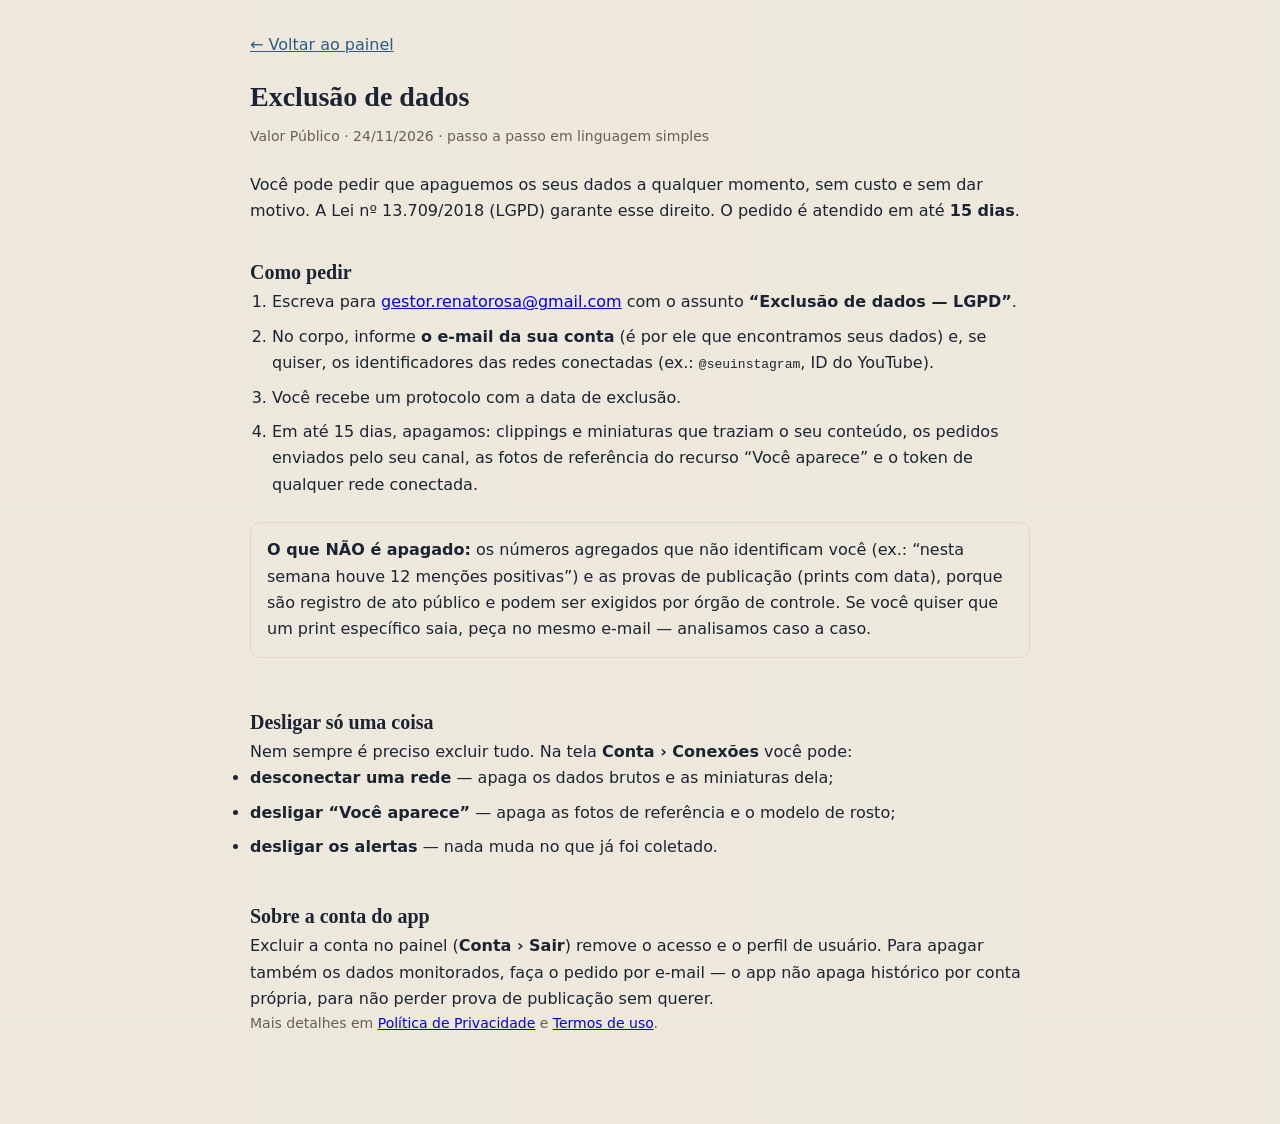
<file: frontend/exclusao-de-dados.html>
﻿<!DOCTYPE html>
<html lang="pt-BR">
<head>
  <meta charset="UTF-8" />
  <meta name="viewport" content="width=device-width, initial-scale=1" />
  <title>Exclusão de dados · Valor Público</title>
  <meta name="robots" content="index, follow" />
  <link rel="stylesheet" href="css/styles.css" />
  <link rel="stylesheet" href="css/identidade.css" />
  <style>
    body { max-width: 820px; margin: 0 auto; padding: 32px 20px 64px; line-height: 1.65; }
    h1 { font-size: 28px; margin-bottom: 4px; }
    h2 { font-size: 20px; margin-top: 32px; }
    .meta { color: var(--texto-mutado, #64748b); font-size: 14px; margin-bottom: 24px; }
    .voltar { display: inline-block; margin-bottom: 16px; color: var(--azul, #2563eb); }
    .caixa { border: 1px solid var(--border, #d8dee9); border-radius: 10px; padding: 14px 16px; margin: 16px 0; }
    ol { padding-left: 22px; }
    li { margin-bottom: 8px; }
  </style>
</head>
<body>
  <a class="voltar" href="/">← Voltar ao painel</a>

  <h1>Exclusão de dados</h1>
  <p class="meta">Valor Público · 24/11/2026 · passo a passo em linguagem simples</p>

  <p>
    Você pode pedir que apaguemos os seus dados a qualquer momento, sem custo e sem dar motivo.
    A Lei nº 13.709/2018 (LGPD) garante esse direito. O pedido é atendido em até
    <strong>15 dias</strong>.
  </p>

  <h2>Como pedir</h2>
  <ol>
    <li>
      Escreva para
      <a href="mailto:gestor.renatorosa@gmail.com?subject=Exclus%C3%A3o%20de%20dados%20%E2%80%94%20LGPD">gestor.renatorosa@gmail.com</a>
      com o assunto <strong>“Exclusão de dados — LGPD”</strong>.
    </li>
    <li>
      No corpo, informe <strong>o e-mail da sua conta</strong> (é por ele que encontramos seus
      dados) e, se quiser, os identificadores das redes conectadas
      (ex.: <code>@seuinstagram</code>, ID do YouTube).
    </li>
    <li>Você recebe um protocolo com a data de exclusão.</li>
    <li>
      Em até 15 dias, apagamos: clippings e miniaturas que traziam o seu conteúdo, os pedidos
      enviados pelo seu canal, as fotos de referência do recurso “Você aparece” e o token de
      qualquer rede conectada.
    </li>
  </ol>

  <div class="caixa">
    <strong>O que NÃO é apagado:</strong> os números agregados que não identificam você
    (ex.: “nesta semana houve 12 menções positivas”) e as provas de publicação (prints com data),
    porque são registro de ato público e podem ser exigidos por órgão de controle. Se você quiser
    que um print específico saia, peça no mesmo e-mail — analisamos caso a caso.
  </div>

  <h2>Desligar só uma coisa</h2>
  <p>
    Nem sempre é preciso excluir tudo. Na tela <strong>Conta › Conexões</strong> você pode:
  </p>
  <ul>
    <li><strong>desconectar uma rede</strong> — apaga os dados brutos e as miniaturas dela;</li>
    <li><strong>desligar “Você aparece”</strong> — apaga as fotos de referência e o modelo de rosto;</li>
    <li><strong>desligar os alertas</strong> — nada muda no que já foi coletado.</li>
  </ul>

  <h2>Sobre a conta do app</h2>
  <p>
    Excluir a conta no painel (<strong>Conta › Sair</strong>) remove o acesso e o perfil de
    usuário. Para apagar também os dados monitorados, faça o pedido por e-mail — o app não apaga
    histórico por conta própria, para não perder prova de publicação sem querer.
  </p>

  <p class="meta">
    Mais detalhes em <a href="/privacidade">Política de Privacidade</a> e
    <a href="/termos">Termos de uso</a>.
  </p>
</body>
</html>
</file>
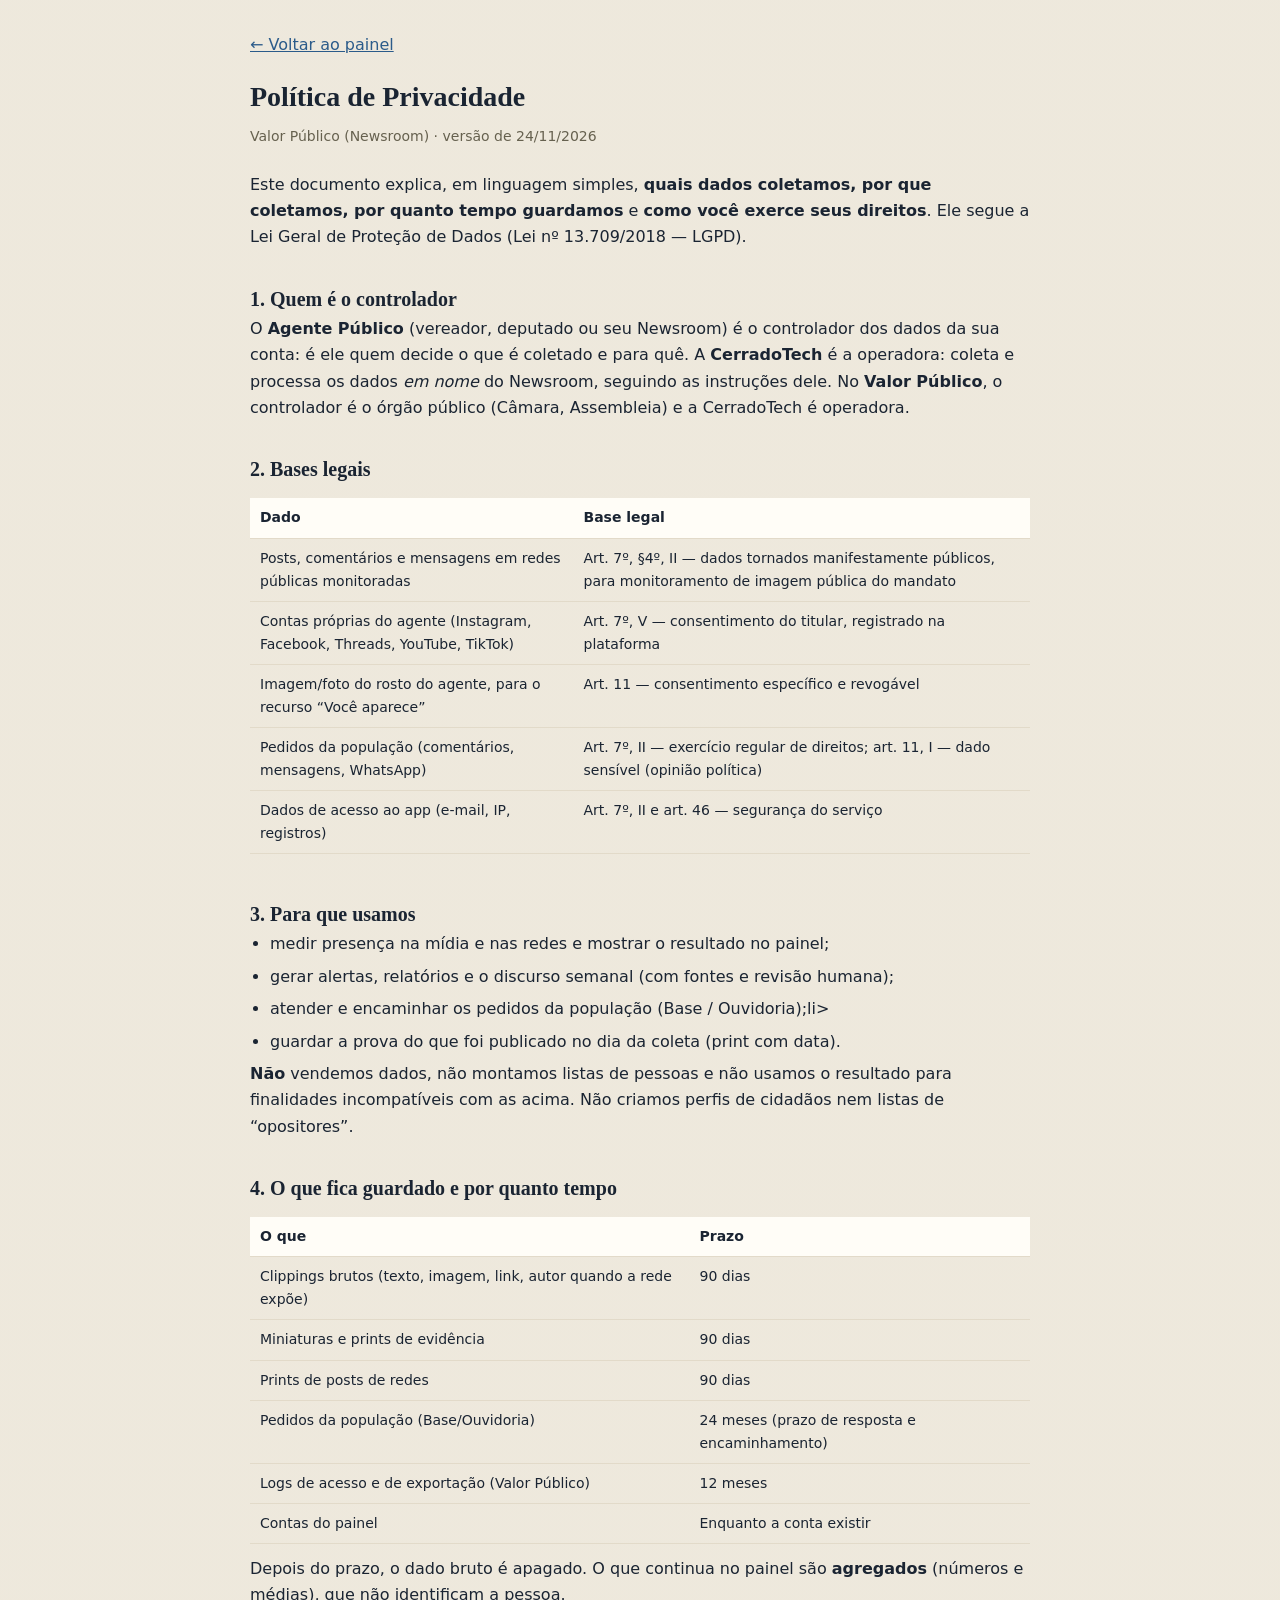
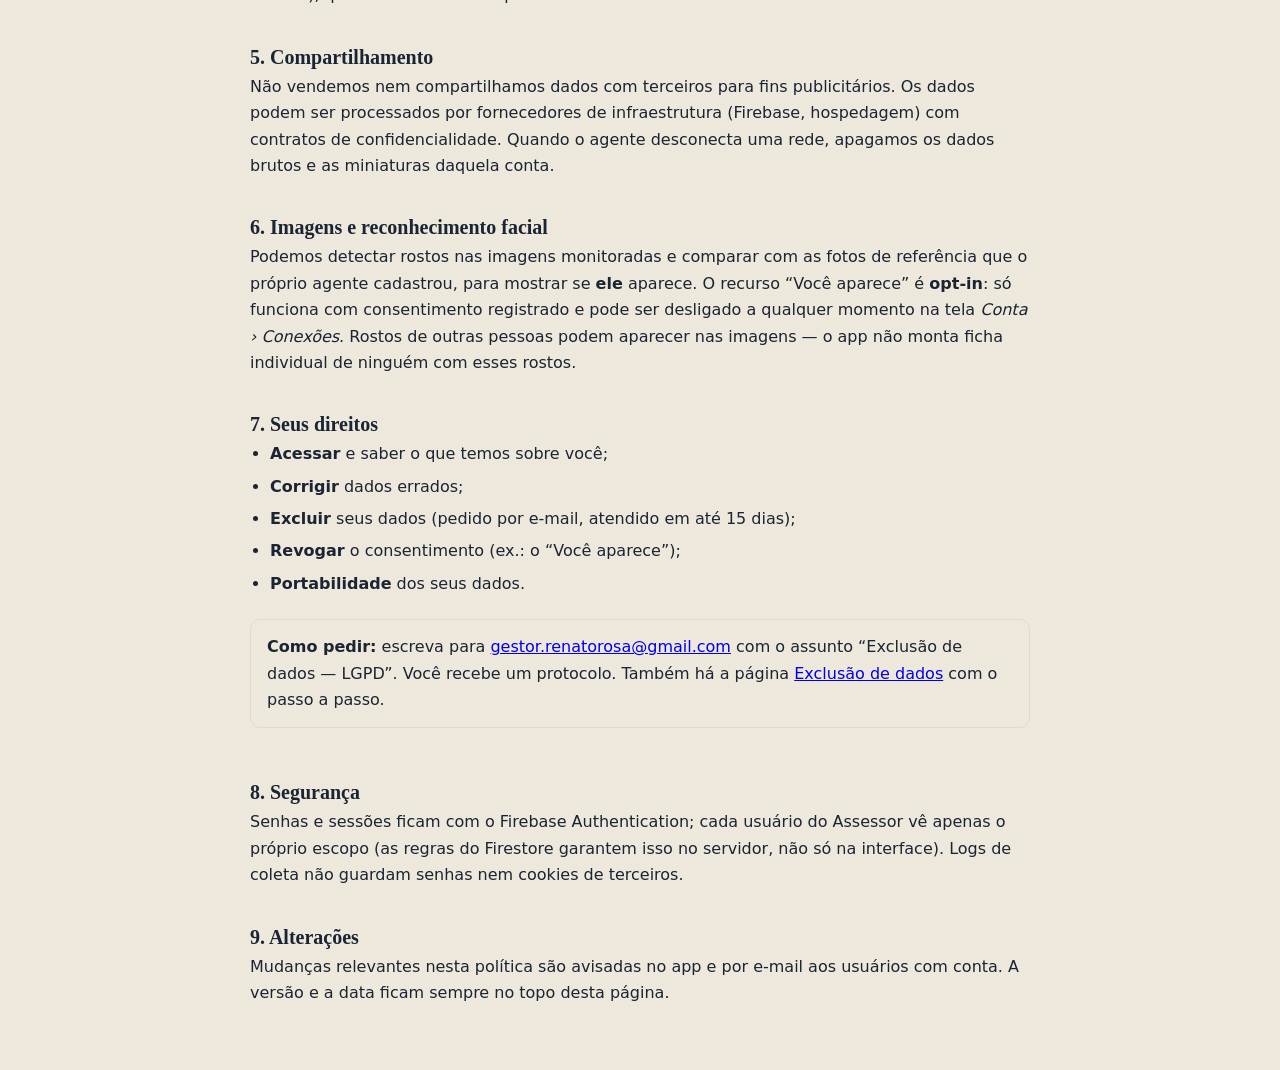
<file: frontend/privacidade.html>
﻿<!DOCTYPE html>
<html lang="pt-BR">
<head>
  <meta charset="UTF-8" />
  <meta name="viewport" content="width=device-width, initial-scale=1" />
  <title>Política de Privacidade · Valor Público</title>
  <meta name="description" content="Como o Valor Público trata dados pessoais: base legal, finalidade, retenção, direitos e exclusão." />
  <meta name="robots" content="index, follow" />
  <link rel="stylesheet" href="css/styles.css" />
  <link rel="stylesheet" href="css/identidade.css" />
  <style>
    body { max-width: 820px; margin: 0 auto; padding: 32px 20px 64px; line-height: 1.65; }
    h1 { font-size: 28px; margin-bottom: 4px; }
    h2 { font-size: 20px; margin-top: 32px; }
    .meta { color: var(--texto-mutado, #64748b); font-size: 14px; margin-bottom: 24px; }
    ul { padding-left: 20px; }
    li { margin-bottom: 6px; }
    table { width: 100%; border-collapse: collapse; margin: 12px 0; font-size: 14px; }
    th, td { text-align: left; padding: 8px 10px; border-bottom: 1px solid var(--border, #d8dee9); vertical-align: top; }
    th { background: var(--card, #f6f8fb); }
    .voltar { display: inline-block; margin-bottom: 16px; color: var(--azul, #2563eb); }
    .caixa { border: 1px solid var(--border, #d8dee9); border-radius: 10px; padding: 14px 16px; margin: 16px 0; }
  </style>
</head>
<body>
  <a class="voltar" href="/">← Voltar ao painel</a>

  <h1>Política de Privacidade</h1>
  <p class="meta">Valor Público (Newsroom) · versão de 24/11/2026</p>

  <p>
    Este documento explica, em linguagem simples, <strong>quais dados coletamos, por que coletamos,
    por quanto tempo guardamos</strong> e <strong>como você exerce seus direitos</strong>.
    Ele segue a Lei Geral de Proteção de Dados (Lei nº 13.709/2018 — LGPD).
  </p>

  <h2>1. Quem é o controlador</h2>
  <p>
    O <strong>Agente Público</strong> (vereador, deputado ou seu Newsroom) é o controlador dos dados
    da sua conta: é ele quem decide o que é coletado e para quê. A <strong>CerradoTech</strong> é a
    operadora: coleta e processa os dados <em>em nome</em> do Newsroom, seguindo as instruções
    dele. No <strong>Valor Público</strong>, o controlador é o órgão público (Câmara, Assembleia)
    e a CerradoTech é operadora.
  </p>

  <h2>2. Bases legais</h2>
  <table>
    <thead><tr><th>Dado</th><th>Base legal</th></tr></thead>
    <tbody>
      <tr><td>Posts, comentários e mensagens em redes públicas monitoradas</td><td>Art. 7º, §4º, II — dados tornados manifestamente públicos, para monitoramento de imagem pública do mandato</td></tr>
      <tr><td>Contas próprias do agente (Instagram, Facebook, Threads, YouTube, TikTok)</td><td>Art. 7º, V — consentimento do titular, registrado na plataforma</td></tr>
      <tr><td>Imagem/foto do rosto do agente, para o recurso “Você aparece”</td><td>Art. 11 — consentimento específico e revogável</td></tr>
      <tr><td>Pedidos da população (comentários, mensagens, WhatsApp)</td><td>Art. 7º, II — exercício regular de direitos; art. 11, I — dado sensível (opinião política)</td></tr>
      <tr><td>Dados de acesso ao app (e-mail, IP, registros)</td><td>Art. 7º, II e art. 46 — segurança do serviço</td></tr>
    </tbody>
  </table>

  <h2>3. Para que usamos</h2>
  <ul>
    <li>medir presença na mídia e nas redes e mostrar o resultado no painel;</li>
    <li>gerar alertas, relatórios e o discurso semanal (com fontes e revisão humana);</li>
    <li>atender e encaminhar os pedidos da população (Base / Ouvidoria);li>
    <li>guardar a prova do que foi publicado no dia da coleta (print com data).</li>
  </ul>
  <p>
    <strong>Não</strong> vendemos dados, não montamos listas de pessoas e não usamos o resultado
    para finalidades incompatíveis com as acima. Não criamos perfis de cidadãos nem listas de
    “opositores”.
  </p>

  <h2>4. O que fica guardado e por quanto tempo</h2>
  <table>
    <thead><tr><th>O que</th><th>Prazo</th></tr></thead>
    <tbody>
      <tr><td>Clippings brutos (texto, imagem, link, autor quando a rede expõe)</td><td>90 dias</td></tr>
      <tr><td>Miniaturas e prints de evidência</td><td>90 dias</td></tr>
      <tr><td>Prints de posts de redes</td><td>90 dias</td></tr>
      <tr><td>Pedidos da população (Base/Ouvidoria)</td><td>24 meses (prazo de resposta e encaminhamento)</td></tr>
      <tr><td>Logs de acesso e de exportação (Valor Público)</td><td>12 meses</td></tr>
      <tr><td>Contas do painel</td><td>Enquanto a conta existir</td></tr>
    </tbody>
  </table>
  <p>
    Depois do prazo, o dado bruto é apagado. O que continua no painel são <strong>agregados</strong>
    (números e médias), que não identificam a pessoa.
  </p>

  <h2>5. Compartilhamento</h2>
  <p>
    Não vendemos nem compartilhamos dados com terceiros para fins publicitários. Os dados podem ser
    processados por fornecedores de infraestrutura (Firebase, hospedagem) com contratos de
    confidencialidade. Quando o agente desconecta uma rede, apagamos os dados brutos e as
    miniaturas daquela conta.
  </p>

  <h2>6. Imagens e reconhecimento facial</h2>
  <p>
    Podemos detectar rostos nas imagens monitoradas e comparar com as fotos de referência que o
    próprio agente cadastrou, para mostrar se <strong>ele</strong> aparece. O recurso “Você
    aparece” é <strong>opt-in</strong>: só funciona com consentimento registrado e pode ser
    desligado a qualquer momento na tela <em>Conta › Conexões</em>. Rostos de outras pessoas
    podem aparecer nas imagens — o app não monta ficha individual de ninguém com esses rostos.
  </p>

  <h2>7. Seus direitos</h2>
  <ul>
    <li><strong>Acessar</strong> e saber o que temos sobre você;</li>
    <li><strong>Corrigir</strong> dados errados;</li>
    <li><strong>Excluir</strong> seus dados (pedido por e-mail, atendido em até 15 dias);</li>
    <li><strong>Revogar</strong> o consentimento (ex.: o “Você aparece”);</li>
    <li><strong>Portabilidade</strong> dos seus dados.</li>
  </ul>

  <div class="caixa">
    <strong>Como pedir:</strong> escreva para <a href="mailto:gestor.renatorosa@gmail.com">gestor.renatorosa@gmail.com</a>
    com o assunto “Exclusão de dados — LGPD”. Você recebe um protocolo. Também há a página
    <a href="/exclusao-de-dados">Exclusão de dados</a> com o passo a passo.
  </div>

  <h2>8. Segurança</h2>
  <p>
    Senhas e sessões ficam com o Firebase Authentication; cada usuário do Assessor vê apenas o
    próprio escopo (as regras do Firestore garantem isso no servidor, não só na interface). Logs
    de coleta não guardam senhas nem cookies de terceiros.
  </p>

  <h2>9. Alterações</h2>
  <p>
    Mudanças relevantes nesta política são avisadas no app e por e-mail aos usuários com conta.
    A versão e a data ficam sempre no topo desta página.
  </p>
</body>
</html>
</file>
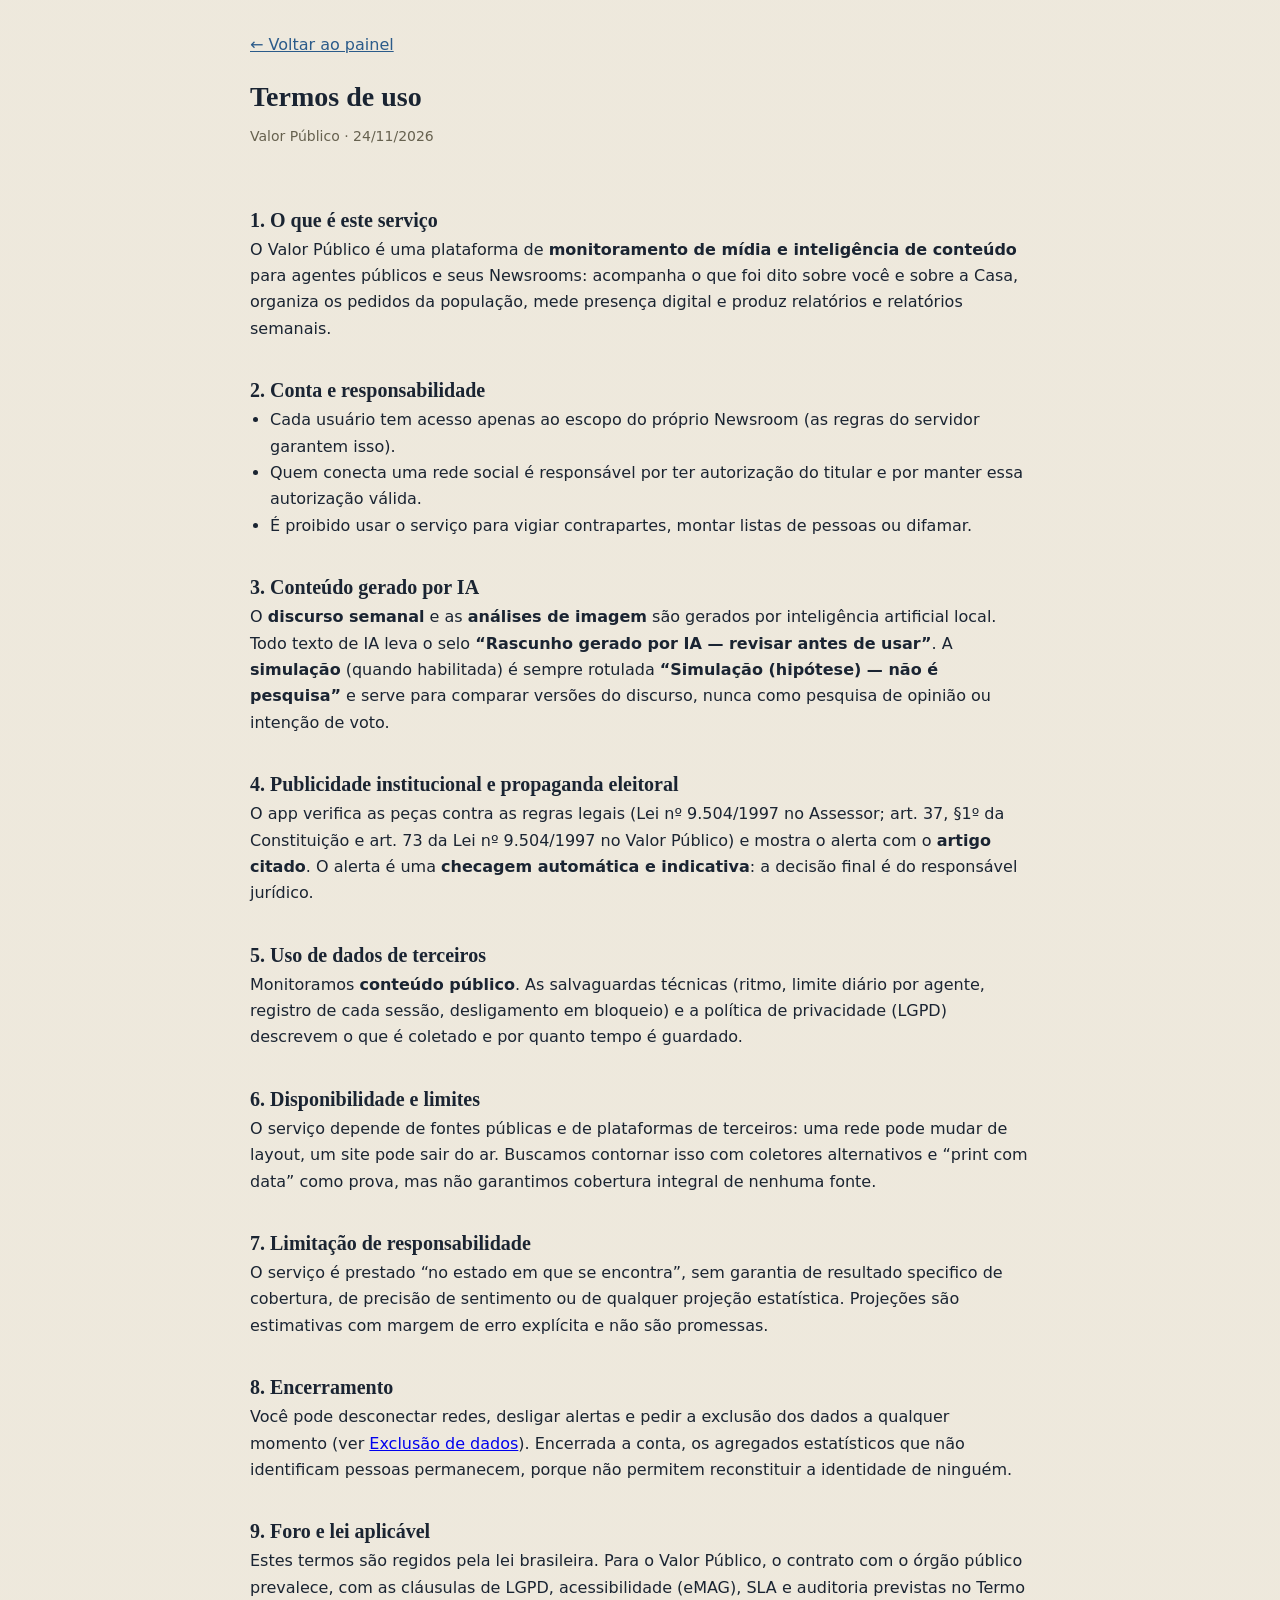
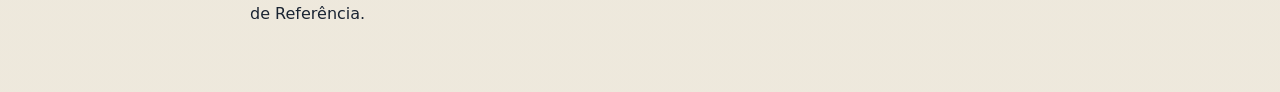
<file: frontend/termos.html>
﻿<!DOCTYPE html>
<html lang="pt-BR">
<head>
  <meta charset="UTF-8" />
  <meta name="viewport" content="width=device-width, initial-scale=1" />
  <title>Termos de uso · Valor Público</title>
  <meta name="robots" content="index, follow" />
  <link rel="stylesheet" href="css/styles.css" />
  <link rel="stylesheet" href="css/identidade.css" />
  <style>
    body { max-width: 820px; margin: 0 auto; padding: 32px 20px 64px; line-height: 1.65; }
    h1 { font-size: 28px; margin-bottom: 4px; }
    h2 { font-size: 20px; margin-top: 32px; }
    .meta { color: var(--texto-mutado, #64748b); font-size: 14px; margin-bottom: 24px; }
    .voltar { display: inline-block; margin-bottom: 16px; color: var(--azul, #2563eb); }
    .caixa { border: 1px solid var(--border, #d8dee9); border-radius: 10px; padding: 14px 16px; margin: 16px 0; }
    ul { padding-left: 20px; }
  </style>
</head>
<body>
  <a class="voltar" href="/">← Voltar ao painel</a>

  <h1>Termos de uso</h1>
  <p class="meta">Valor Público · 24/11/2026</p>

  <h2>1. O que é este serviço</h2>
  <p>
    O Valor Público é uma plataforma de <strong>monitoramento de mídia e inteligência de
    conteúdo</strong> para agentes públicos e seus Newsrooms: acompanha o que foi dito sobre você
    e sobre a Casa, organiza os pedidos da população, mede presença digital e produz relatórios e
    relatórios semanais.
  </p>

  <h2>2. Conta e responsabilidade</h2>
  <ul>
    <li>Cada usuário tem acesso apenas ao escopo do próprio Newsroom (as regras do servidor garantem isso).</li>
    <li>Quem conecta uma rede social é responsável por ter autorização do titular e por manter essa autorização válida.</li>
    <li>É proibido usar o serviço para vigiar contrapartes, montar listas de pessoas ou difamar.</li>
  </ul>

  <h2>3. Conteúdo gerado por IA</h2>
  <p>
    O <strong>discurso semanal</strong> e as <strong>análises de imagem</strong> são gerados por
    inteligência artificial local. Todo texto de IA leva o selo
    <strong>“Rascunho gerado por IA — revisar antes de usar”</strong>. A
    <strong>simulação</strong> (quando habilitada) é sempre rotulada
    <strong>“Simulação (hipótese) — não é pesquisa”</strong> e serve para comparar versões do
    discurso, nunca como pesquisa de opinião ou intenção de voto.
  </p>

  <h2>4. Publicidade institucional e propaganda eleitoral</h2>
  <p>
    O app verifica as peças contra as regras legais (Lei nº 9.504/1997 no Assessor; art. 37, §1º
    da Constituição e art. 73 da Lei nº 9.504/1997 no Valor Público) e mostra o alerta com o
    <strong>artigo citado</strong>. O alerta é uma <strong>checagem automática e indicativa</strong>:
    a decisão final é do responsável jurídico.
  </p>

  <h2>5. Uso de dados de terceiros</h2>
  <p>
    Monitoramos <strong>conteúdo público</strong>. As salvaguardas técnicas (ritmo, limite diário
    por agente, registro de cada sessão, desligamento em bloqueio) e a política de privacidade
    (LGPD) descrevem o que é coletado e por quanto tempo é guardado.
  </p>

  <h2>6. Disponibilidade e limites</h2>
  <p>
    O serviço depende de fontes públicas e de plataformas de terceiros: uma rede pode mudar de
    layout, um site pode sair do ar. Buscamos contornar isso com coletores alternativos e
    “print com data” como prova, mas não garantimos cobertura integral de nenhuma fonte.
  </p>

  <h2>7. Limitação de responsabilidade</h2>
  <p>
    O serviço é prestado “no estado em que se encontra”, sem garantia de resultado specifico de
    cobertura, de precisão de sentimento ou de qualquer projeção estatística. Projeções são
    estimativas com margem de erro explícita e não são promessas.
  </p>

  <h2>8. Encerramento</h2>
  <p>
    Você pode desconectar redes, desligar alertas e pedir a exclusão dos dados a qualquer momento
    (ver <a href="/exclusao-de-dados">Exclusão de dados</a>). Encerrada a conta, os agregados
    estatísticos que não identificam pessoas permanecem, porque não permitem reconstituir a
    identidade de ninguém.
  </p>

  <h2>9. Foro e lei aplicável</h2>
  <p>
    Estes termos são regidos pela lei brasileira. Para o Valor Público, o contrato com o órgão
    público prevalece, com as cláusulas de LGPD, acessibilidade (eMAG), SLA e auditoria previstas
    no Termo de Referência.
  </p>
</body>
</html>
</file>
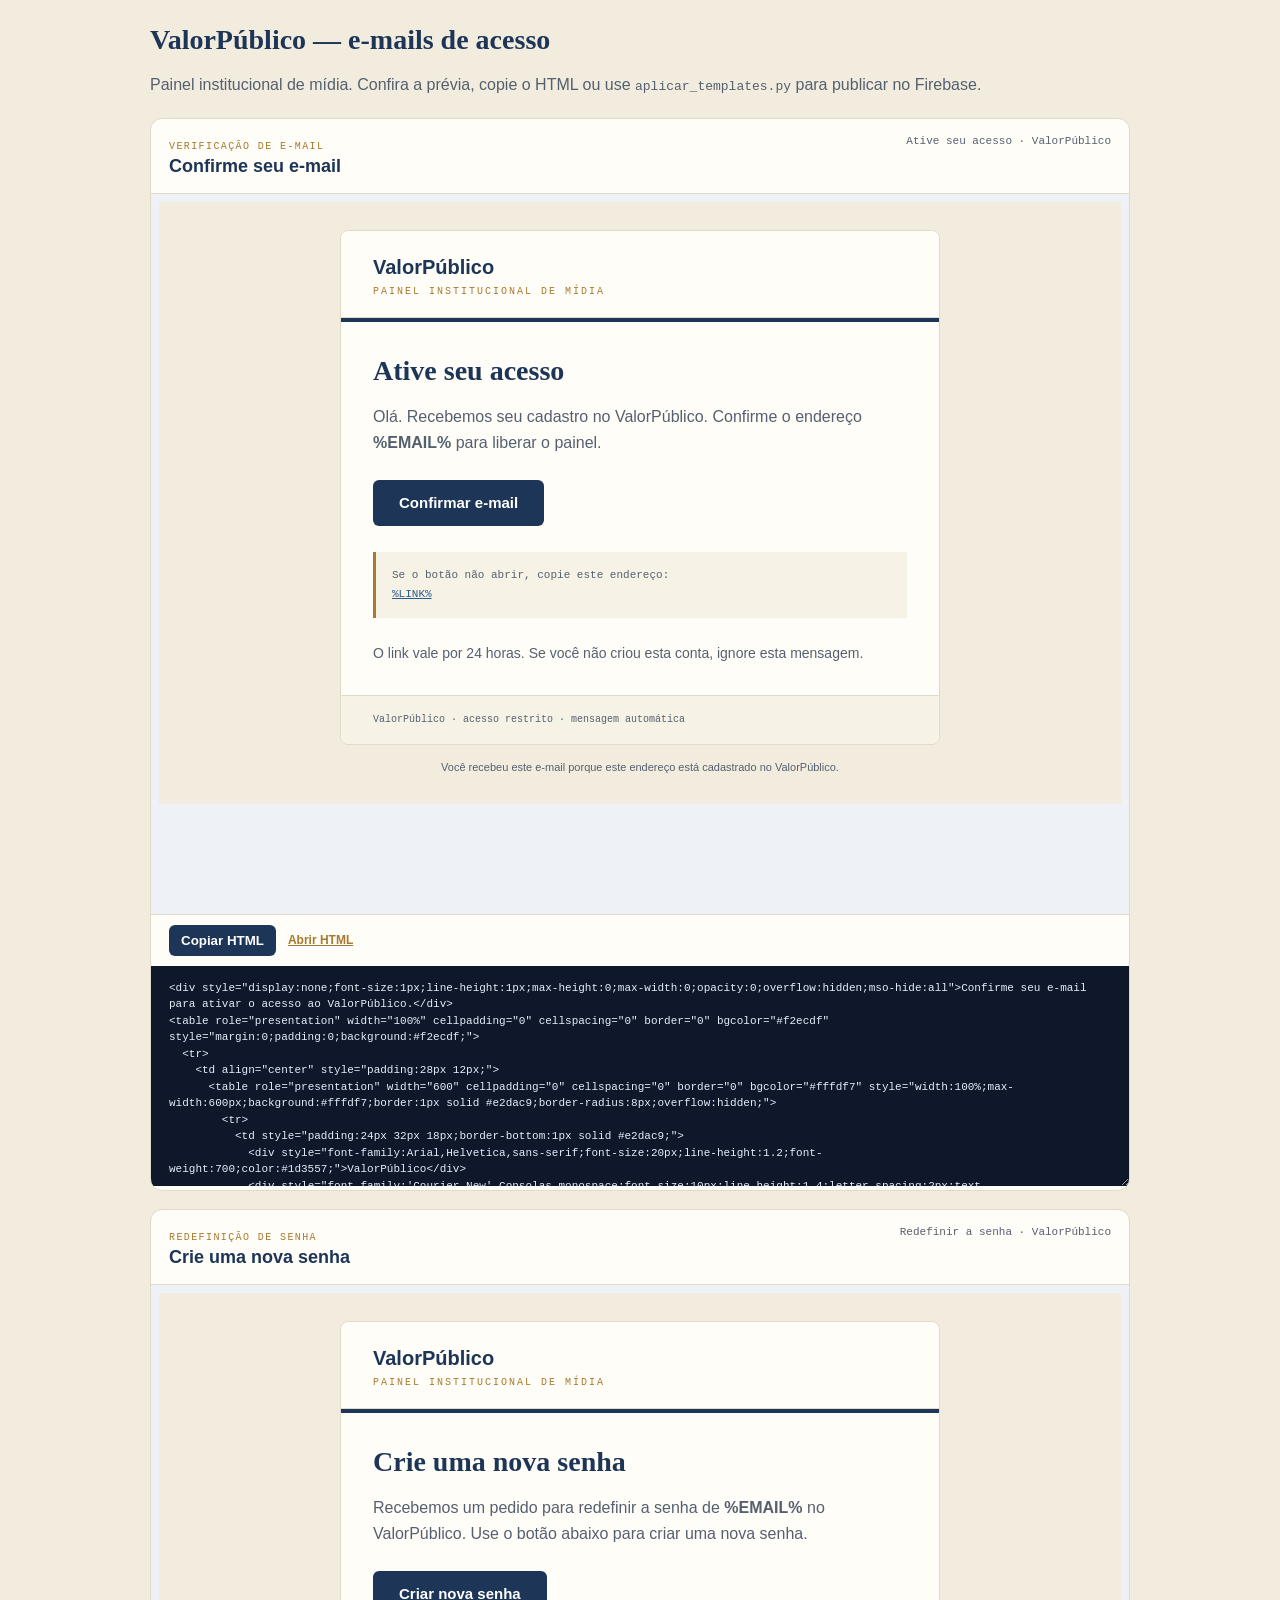
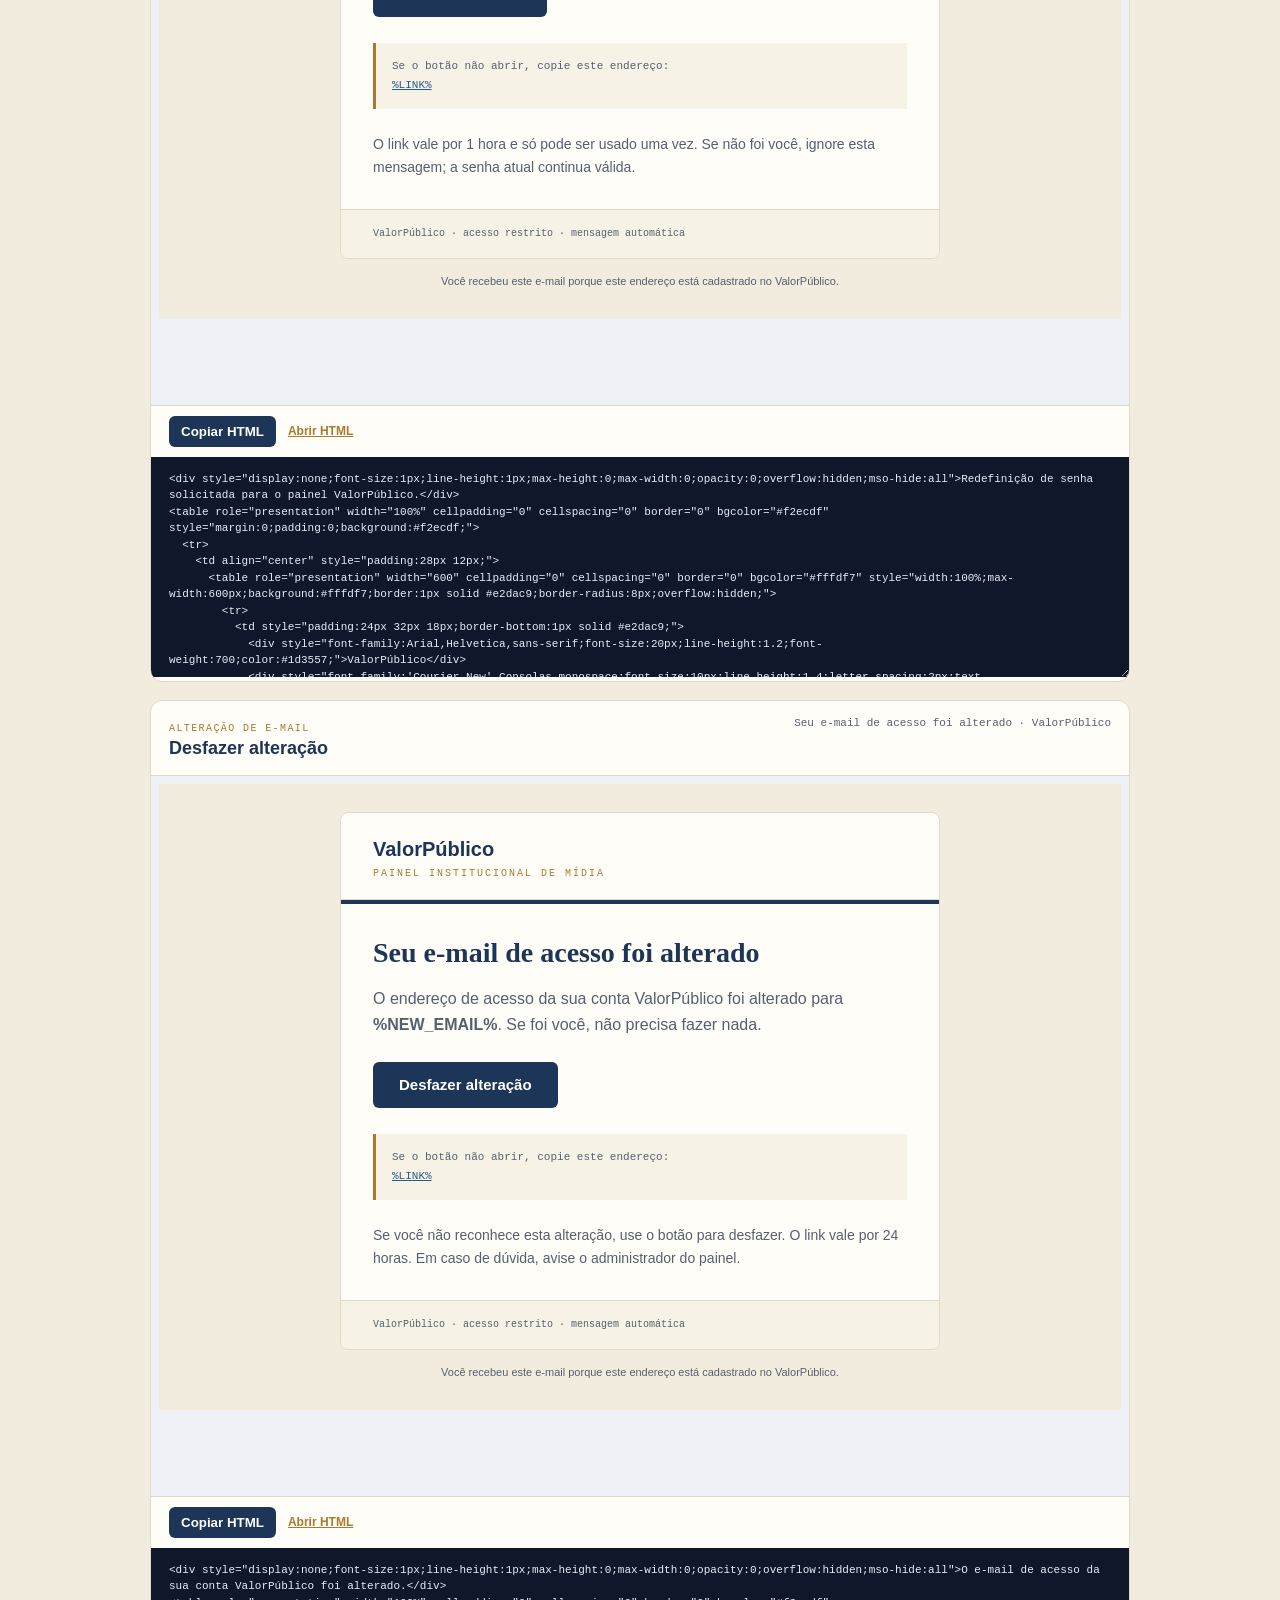
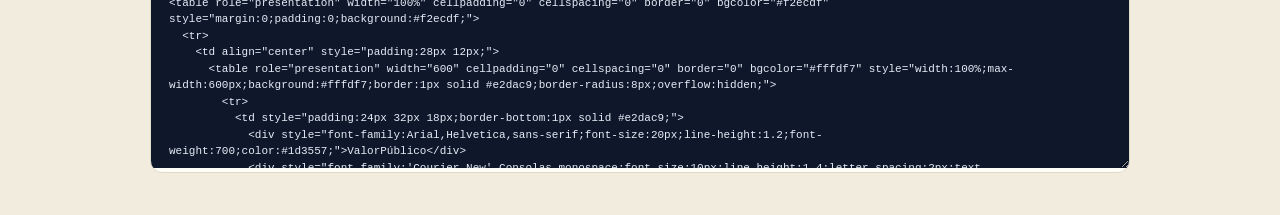
<file: docs/emails/preview.html>
<!DOCTYPE html>
<html lang="pt-BR">
<head>
<meta charset="utf-8">
<meta name="viewport" content="width=device-width,initial-scale=1">
<title>E-mails — ValorPúblico</title>
<style>
:root{--bg:#f2ecdf;--card:#fffdf7;--ink:#1d3557;--muted:#55606f;--accent:#a8792f;--border:#e2dac9}
*{box-sizing:border-box}
body{margin:0;padding:24px;background:var(--bg);color:var(--ink);font-family:Arial,Helvetica,sans-serif}
main{max-width:980px;margin:0 auto}
header{margin-bottom:20px}
h1{margin:0;font-family:Georgia,'Times New Roman',serif;font-size:28px}
p{color:var(--muted);line-height:1.6}
.cartao{background:var(--card);border:1px solid var(--border);border-radius:12px;overflow:hidden;margin:18px 0}
.cab{display:flex;justify-content:space-between;gap:12px;align-items:flex-start;padding:16px 18px;border-bottom:1px solid var(--border)}
.cab span{font-family:'Courier New',Consolas,monospace;font-size:10px;letter-spacing:.14em;text-transform:uppercase;color:var(--accent)}
.cab h2{margin:3px 0 0;font-size:18px}
.cab code{font-family:'Courier New',Consolas,monospace;font-size:11px;color:var(--muted);text-align:right;max-width:46%}
.preview{background:#eef1f5}
iframe{width:100%;height:720px;border:0;display:block}
.acoes{display:flex;align-items:center;gap:12px;padding:10px 18px;border-top:1px solid var(--border)}
button{border:0;border-radius:6px;background:var(--ink);color:#fff;padding:8px 12px;font-weight:700;cursor:pointer}
a{color:var(--accent);font-size:12px;font-weight:700}
textarea{width:100%;height:220px;border:0;padding:14px 18px;font-family:'Courier New',Consolas,monospace;font-size:11px;line-height:1.5;resize:vertical;background:#0f172a;color:#e6edf8}
.status{font-size:11px;color:var(--accent)}
</style>
</head>
<body>
<main>
  <header>
    <h1>ValorPúblico — e-mails de acesso</h1>
    <p>Painel institucional de mídia. Confira a prévia, copie o HTML ou use <code>aplicar_templates.py</code> para publicar no Firebase.</p>
  </header>
        <section class="cartao">
          <div class="cab"><div><span>Verificação de e-mail</span><h2>Confirme seu e-mail</h2></div><code>Ative seu acesso · ValorPúblico</code></div>
          <div class="preview"><iframe src="verify-email.html" title="Prévia Verificação de e-mail"></iframe></div>
          <div class="acoes"><button type="button" data-copia="verify-email.html">Copiar HTML</button><a href="verify-email.html" target="_blank">Abrir HTML</a><span class="status" id="st-verify-email.html"></span></div>
          <textarea id="src-verify-email.html" readonly>&lt;div style=&quot;display:none;font-size:1px;line-height:1px;max-height:0;max-width:0;opacity:0;overflow:hidden;mso-hide:all&quot;&gt;Confirme seu e-mail para ativar o acesso ao ValorPúblico.&lt;/div&gt;
&lt;table role=&quot;presentation&quot; width=&quot;100%&quot; cellpadding=&quot;0&quot; cellspacing=&quot;0&quot; border=&quot;0&quot; bgcolor=&quot;#f2ecdf&quot; style=&quot;margin:0;padding:0;background:#f2ecdf;&quot;&gt;
  &lt;tr&gt;
    &lt;td align=&quot;center&quot; style=&quot;padding:28px 12px;&quot;&gt;
      &lt;table role=&quot;presentation&quot; width=&quot;600&quot; cellpadding=&quot;0&quot; cellspacing=&quot;0&quot; border=&quot;0&quot; bgcolor=&quot;#fffdf7&quot; style=&quot;width:100%;max-width:600px;background:#fffdf7;border:1px solid #e2dac9;border-radius:8px;overflow:hidden;&quot;&gt;
        &lt;tr&gt;
          &lt;td style=&quot;padding:24px 32px 18px;border-bottom:1px solid #e2dac9;&quot;&gt;
            &lt;div style=&quot;font-family:Arial,Helvetica,sans-serif;font-size:20px;line-height:1.2;font-weight:700;color:#1d3557;&quot;&gt;ValorPúblico&lt;/div&gt;
            &lt;div style=&quot;font-family:&#x27;Courier New&#x27;,Consolas,monospace;font-size:10px;line-height:1.4;letter-spacing:2px;text-transform:uppercase;color:#a8792f;padding-top:6px;&quot;&gt;Painel institucional de mídia&lt;/div&gt;
          &lt;/td&gt;
        &lt;/tr&gt;
        &lt;tr&gt;&lt;td bgcolor=&quot;#1d3557&quot; style=&quot;height:4px;line-height:4px;font-size:0;&quot;&gt;&amp;nbsp;&lt;/td&gt;&lt;/tr&gt;
        &lt;tr&gt;
          &lt;td style=&quot;padding:32px 32px 30px;&quot;&gt;
            &lt;h1 style=&quot;margin:0 0 16px;font-family:Georgia,&#x27;Times New Roman&#x27;,serif;font-size:28px;line-height:1.2;font-weight:700;color:#1d3557;&quot;&gt;Ative seu acesso&lt;/h1&gt;
            &lt;p style=&quot;margin:0 0 24px;font-family:Arial,Helvetica,sans-serif;font-size:16px;line-height:1.65;color:#55606f;&quot;&gt;Olá. Recebemos seu cadastro no ValorPúblico. Confirme o endereço &lt;strong&gt;%EMAIL%&lt;/strong&gt; para liberar o painel.&lt;/p&gt;
            &lt;table role=&quot;presentation&quot; cellpadding=&quot;0&quot; cellspacing=&quot;0&quot; border=&quot;0&quot; style=&quot;margin:0 0 26px;&quot;&gt;
              &lt;tr&gt;
                &lt;td bgcolor=&quot;#1d3557&quot; style=&quot;border-radius:6px;&quot;&gt;
                  &lt;a href=&quot;%LINK%&quot; target=&quot;_blank&quot; rel=&quot;noopener&quot; style=&quot;display:inline-block;padding:14px 26px;font-family:Arial,Helvetica,sans-serif;font-size:15px;line-height:1.2;font-weight:700;color:#ffffff;text-decoration:none;border-radius:6px;&quot;&gt;Confirmar e-mail&lt;/a&gt;
                &lt;/td&gt;
              &lt;/tr&gt;
            &lt;/table&gt;
            &lt;table role=&quot;presentation&quot; width=&quot;100%&quot; cellpadding=&quot;0&quot; cellspacing=&quot;0&quot; border=&quot;0&quot; bgcolor=&quot;#f7f2e6&quot; style=&quot;margin:0 0 24px;background:#f7f2e6;&quot;&gt;
              &lt;tr&gt;
                &lt;td style=&quot;padding:14px 16px;border-left:3px solid #a8792f;font-family:&#x27;Courier New&#x27;,Consolas,monospace;font-size:11px;line-height:1.7;color:#55606f;word-break:break-all;&quot;&gt;
                  Se o botão não abrir, copie este endereço:&lt;br&gt;
                  &lt;a href=&quot;%LINK%&quot; target=&quot;_blank&quot; rel=&quot;noopener&quot; style=&quot;color:#2b5b8a;text-decoration:underline;&quot;&gt;%LINK%&lt;/a&gt;
                &lt;/td&gt;
              &lt;/tr&gt;
            &lt;/table&gt;
            &lt;p style=&quot;margin:0;font-family:Arial,Helvetica,sans-serif;font-size:14px;line-height:1.65;color:#55606f;&quot;&gt;O link vale por 24 horas. Se você não criou esta conta, ignore esta mensagem.&lt;/p&gt;
          &lt;/td&gt;
        &lt;/tr&gt;
        &lt;tr&gt;
          &lt;td style=&quot;padding:16px 32px;border-top:1px solid #e2dac9;background:#f7f2e6;font-family:&#x27;Courier New&#x27;,Consolas,monospace;font-size:10px;line-height:1.6;color:#55606f;&quot;&gt;
            ValorPúblico · acesso restrito · mensagem automática
          &lt;/td&gt;
        &lt;/tr&gt;
      &lt;/table&gt;
      &lt;table role=&quot;presentation&quot; width=&quot;600&quot; cellpadding=&quot;0&quot; cellspacing=&quot;0&quot; border=&quot;0&quot; style=&quot;width:100%;max-width:600px;margin:0 auto;&quot;&gt;
        &lt;tr&gt;
          &lt;td style=&quot;padding:14px 8px 0;font-family:Arial,Helvetica,sans-serif;font-size:11px;line-height:1.6;color:#55606f;text-align:center;&quot;&gt;
            Você recebeu este e-mail porque este endereço está cadastrado no ValorPúblico.
          &lt;/td&gt;
        &lt;/tr&gt;
      &lt;/table&gt;
    &lt;/td&gt;
  &lt;/tr&gt;
&lt;/table&gt;</textarea>
        </section>
        <section class="cartao">
          <div class="cab"><div><span>Redefinição de senha</span><h2>Crie uma nova senha</h2></div><code>Redefinir a senha · ValorPúblico</code></div>
          <div class="preview"><iframe src="reset-password.html" title="Prévia Redefinição de senha"></iframe></div>
          <div class="acoes"><button type="button" data-copia="reset-password.html">Copiar HTML</button><a href="reset-password.html" target="_blank">Abrir HTML</a><span class="status" id="st-reset-password.html"></span></div>
          <textarea id="src-reset-password.html" readonly>&lt;div style=&quot;display:none;font-size:1px;line-height:1px;max-height:0;max-width:0;opacity:0;overflow:hidden;mso-hide:all&quot;&gt;Redefinição de senha solicitada para o painel ValorPúblico.&lt;/div&gt;
&lt;table role=&quot;presentation&quot; width=&quot;100%&quot; cellpadding=&quot;0&quot; cellspacing=&quot;0&quot; border=&quot;0&quot; bgcolor=&quot;#f2ecdf&quot; style=&quot;margin:0;padding:0;background:#f2ecdf;&quot;&gt;
  &lt;tr&gt;
    &lt;td align=&quot;center&quot; style=&quot;padding:28px 12px;&quot;&gt;
      &lt;table role=&quot;presentation&quot; width=&quot;600&quot; cellpadding=&quot;0&quot; cellspacing=&quot;0&quot; border=&quot;0&quot; bgcolor=&quot;#fffdf7&quot; style=&quot;width:100%;max-width:600px;background:#fffdf7;border:1px solid #e2dac9;border-radius:8px;overflow:hidden;&quot;&gt;
        &lt;tr&gt;
          &lt;td style=&quot;padding:24px 32px 18px;border-bottom:1px solid #e2dac9;&quot;&gt;
            &lt;div style=&quot;font-family:Arial,Helvetica,sans-serif;font-size:20px;line-height:1.2;font-weight:700;color:#1d3557;&quot;&gt;ValorPúblico&lt;/div&gt;
            &lt;div style=&quot;font-family:&#x27;Courier New&#x27;,Consolas,monospace;font-size:10px;line-height:1.4;letter-spacing:2px;text-transform:uppercase;color:#a8792f;padding-top:6px;&quot;&gt;Painel institucional de mídia&lt;/div&gt;
          &lt;/td&gt;
        &lt;/tr&gt;
        &lt;tr&gt;&lt;td bgcolor=&quot;#1d3557&quot; style=&quot;height:4px;line-height:4px;font-size:0;&quot;&gt;&amp;nbsp;&lt;/td&gt;&lt;/tr&gt;
        &lt;tr&gt;
          &lt;td style=&quot;padding:32px 32px 30px;&quot;&gt;
            &lt;h1 style=&quot;margin:0 0 16px;font-family:Georgia,&#x27;Times New Roman&#x27;,serif;font-size:28px;line-height:1.2;font-weight:700;color:#1d3557;&quot;&gt;Crie uma nova senha&lt;/h1&gt;
            &lt;p style=&quot;margin:0 0 24px;font-family:Arial,Helvetica,sans-serif;font-size:16px;line-height:1.65;color:#55606f;&quot;&gt;Recebemos um pedido para redefinir a senha de &lt;strong&gt;%EMAIL%&lt;/strong&gt; no ValorPúblico. Use o botão abaixo para criar uma nova senha.&lt;/p&gt;
            &lt;table role=&quot;presentation&quot; cellpadding=&quot;0&quot; cellspacing=&quot;0&quot; border=&quot;0&quot; style=&quot;margin:0 0 26px;&quot;&gt;
              &lt;tr&gt;
                &lt;td bgcolor=&quot;#1d3557&quot; style=&quot;border-radius:6px;&quot;&gt;
                  &lt;a href=&quot;%LINK%&quot; target=&quot;_blank&quot; rel=&quot;noopener&quot; style=&quot;display:inline-block;padding:14px 26px;font-family:Arial,Helvetica,sans-serif;font-size:15px;line-height:1.2;font-weight:700;color:#ffffff;text-decoration:none;border-radius:6px;&quot;&gt;Criar nova senha&lt;/a&gt;
                &lt;/td&gt;
              &lt;/tr&gt;
            &lt;/table&gt;
            &lt;table role=&quot;presentation&quot; width=&quot;100%&quot; cellpadding=&quot;0&quot; cellspacing=&quot;0&quot; border=&quot;0&quot; bgcolor=&quot;#f7f2e6&quot; style=&quot;margin:0 0 24px;background:#f7f2e6;&quot;&gt;
              &lt;tr&gt;
                &lt;td style=&quot;padding:14px 16px;border-left:3px solid #a8792f;font-family:&#x27;Courier New&#x27;,Consolas,monospace;font-size:11px;line-height:1.7;color:#55606f;word-break:break-all;&quot;&gt;
                  Se o botão não abrir, copie este endereço:&lt;br&gt;
                  &lt;a href=&quot;%LINK%&quot; target=&quot;_blank&quot; rel=&quot;noopener&quot; style=&quot;color:#2b5b8a;text-decoration:underline;&quot;&gt;%LINK%&lt;/a&gt;
                &lt;/td&gt;
              &lt;/tr&gt;
            &lt;/table&gt;
            &lt;p style=&quot;margin:0;font-family:Arial,Helvetica,sans-serif;font-size:14px;line-height:1.65;color:#55606f;&quot;&gt;O link vale por 1 hora e só pode ser usado uma vez. Se não foi você, ignore esta mensagem; a senha atual continua válida.&lt;/p&gt;
          &lt;/td&gt;
        &lt;/tr&gt;
        &lt;tr&gt;
          &lt;td style=&quot;padding:16px 32px;border-top:1px solid #e2dac9;background:#f7f2e6;font-family:&#x27;Courier New&#x27;,Consolas,monospace;font-size:10px;line-height:1.6;color:#55606f;&quot;&gt;
            ValorPúblico · acesso restrito · mensagem automática
          &lt;/td&gt;
        &lt;/tr&gt;
      &lt;/table&gt;
      &lt;table role=&quot;presentation&quot; width=&quot;600&quot; cellpadding=&quot;0&quot; cellspacing=&quot;0&quot; border=&quot;0&quot; style=&quot;width:100%;max-width:600px;margin:0 auto;&quot;&gt;
        &lt;tr&gt;
          &lt;td style=&quot;padding:14px 8px 0;font-family:Arial,Helvetica,sans-serif;font-size:11px;line-height:1.6;color:#55606f;text-align:center;&quot;&gt;
            Você recebeu este e-mail porque este endereço está cadastrado no ValorPúblico.
          &lt;/td&gt;
        &lt;/tr&gt;
      &lt;/table&gt;
    &lt;/td&gt;
  &lt;/tr&gt;
&lt;/table&gt;</textarea>
        </section>
        <section class="cartao">
          <div class="cab"><div><span>Alteração de e-mail</span><h2>Desfazer alteração</h2></div><code>Seu e-mail de acesso foi alterado · ValorPúblico</code></div>
          <div class="preview"><iframe src="change-email.html" title="Prévia Alteração de e-mail"></iframe></div>
          <div class="acoes"><button type="button" data-copia="change-email.html">Copiar HTML</button><a href="change-email.html" target="_blank">Abrir HTML</a><span class="status" id="st-change-email.html"></span></div>
          <textarea id="src-change-email.html" readonly>&lt;div style=&quot;display:none;font-size:1px;line-height:1px;max-height:0;max-width:0;opacity:0;overflow:hidden;mso-hide:all&quot;&gt;O e-mail de acesso da sua conta ValorPúblico foi alterado.&lt;/div&gt;
&lt;table role=&quot;presentation&quot; width=&quot;100%&quot; cellpadding=&quot;0&quot; cellspacing=&quot;0&quot; border=&quot;0&quot; bgcolor=&quot;#f2ecdf&quot; style=&quot;margin:0;padding:0;background:#f2ecdf;&quot;&gt;
  &lt;tr&gt;
    &lt;td align=&quot;center&quot; style=&quot;padding:28px 12px;&quot;&gt;
      &lt;table role=&quot;presentation&quot; width=&quot;600&quot; cellpadding=&quot;0&quot; cellspacing=&quot;0&quot; border=&quot;0&quot; bgcolor=&quot;#fffdf7&quot; style=&quot;width:100%;max-width:600px;background:#fffdf7;border:1px solid #e2dac9;border-radius:8px;overflow:hidden;&quot;&gt;
        &lt;tr&gt;
          &lt;td style=&quot;padding:24px 32px 18px;border-bottom:1px solid #e2dac9;&quot;&gt;
            &lt;div style=&quot;font-family:Arial,Helvetica,sans-serif;font-size:20px;line-height:1.2;font-weight:700;color:#1d3557;&quot;&gt;ValorPúblico&lt;/div&gt;
            &lt;div style=&quot;font-family:&#x27;Courier New&#x27;,Consolas,monospace;font-size:10px;line-height:1.4;letter-spacing:2px;text-transform:uppercase;color:#a8792f;padding-top:6px;&quot;&gt;Painel institucional de mídia&lt;/div&gt;
          &lt;/td&gt;
        &lt;/tr&gt;
        &lt;tr&gt;&lt;td bgcolor=&quot;#1d3557&quot; style=&quot;height:4px;line-height:4px;font-size:0;&quot;&gt;&amp;nbsp;&lt;/td&gt;&lt;/tr&gt;
        &lt;tr&gt;
          &lt;td style=&quot;padding:32px 32px 30px;&quot;&gt;
            &lt;h1 style=&quot;margin:0 0 16px;font-family:Georgia,&#x27;Times New Roman&#x27;,serif;font-size:28px;line-height:1.2;font-weight:700;color:#1d3557;&quot;&gt;Seu e-mail de acesso foi alterado&lt;/h1&gt;
            &lt;p style=&quot;margin:0 0 24px;font-family:Arial,Helvetica,sans-serif;font-size:16px;line-height:1.65;color:#55606f;&quot;&gt;O endereço de acesso da sua conta ValorPúblico foi alterado para &lt;strong&gt;%NEW_EMAIL%&lt;/strong&gt;. Se foi você, não precisa fazer nada.&lt;/p&gt;
            &lt;table role=&quot;presentation&quot; cellpadding=&quot;0&quot; cellspacing=&quot;0&quot; border=&quot;0&quot; style=&quot;margin:0 0 26px;&quot;&gt;
              &lt;tr&gt;
                &lt;td bgcolor=&quot;#1d3557&quot; style=&quot;border-radius:6px;&quot;&gt;
                  &lt;a href=&quot;%LINK%&quot; target=&quot;_blank&quot; rel=&quot;noopener&quot; style=&quot;display:inline-block;padding:14px 26px;font-family:Arial,Helvetica,sans-serif;font-size:15px;line-height:1.2;font-weight:700;color:#ffffff;text-decoration:none;border-radius:6px;&quot;&gt;Desfazer alteração&lt;/a&gt;
                &lt;/td&gt;
              &lt;/tr&gt;
            &lt;/table&gt;
            &lt;table role=&quot;presentation&quot; width=&quot;100%&quot; cellpadding=&quot;0&quot; cellspacing=&quot;0&quot; border=&quot;0&quot; bgcolor=&quot;#f7f2e6&quot; style=&quot;margin:0 0 24px;background:#f7f2e6;&quot;&gt;
              &lt;tr&gt;
                &lt;td style=&quot;padding:14px 16px;border-left:3px solid #a8792f;font-family:&#x27;Courier New&#x27;,Consolas,monospace;font-size:11px;line-height:1.7;color:#55606f;word-break:break-all;&quot;&gt;
                  Se o botão não abrir, copie este endereço:&lt;br&gt;
                  &lt;a href=&quot;%LINK%&quot; target=&quot;_blank&quot; rel=&quot;noopener&quot; style=&quot;color:#2b5b8a;text-decoration:underline;&quot;&gt;%LINK%&lt;/a&gt;
                &lt;/td&gt;
              &lt;/tr&gt;
            &lt;/table&gt;
            &lt;p style=&quot;margin:0;font-family:Arial,Helvetica,sans-serif;font-size:14px;line-height:1.65;color:#55606f;&quot;&gt;Se você não reconhece esta alteração, use o botão para desfazer. O link vale por 24 horas. Em caso de dúvida, avise o administrador do painel.&lt;/p&gt;
          &lt;/td&gt;
        &lt;/tr&gt;
        &lt;tr&gt;
          &lt;td style=&quot;padding:16px 32px;border-top:1px solid #e2dac9;background:#f7f2e6;font-family:&#x27;Courier New&#x27;,Consolas,monospace;font-size:10px;line-height:1.6;color:#55606f;&quot;&gt;
            ValorPúblico · acesso restrito · mensagem automática
          &lt;/td&gt;
        &lt;/tr&gt;
      &lt;/table&gt;
      &lt;table role=&quot;presentation&quot; width=&quot;600&quot; cellpadding=&quot;0&quot; cellspacing=&quot;0&quot; border=&quot;0&quot; style=&quot;width:100%;max-width:600px;margin:0 auto;&quot;&gt;
        &lt;tr&gt;
          &lt;td style=&quot;padding:14px 8px 0;font-family:Arial,Helvetica,sans-serif;font-size:11px;line-height:1.6;color:#55606f;text-align:center;&quot;&gt;
            Você recebeu este e-mail porque este endereço está cadastrado no ValorPúblico.
          &lt;/td&gt;
        &lt;/tr&gt;
      &lt;/table&gt;
    &lt;/td&gt;
  &lt;/tr&gt;
&lt;/table&gt;</textarea>
        </section>
</main>
<script>
document.querySelectorAll("[data-copia]").forEach((botao) => {
  botao.addEventListener("click", async () => {
    const arquivo = botao.dataset.copia;
    const campo = document.getElementById("src-" + arquivo);
    const status = document.getElementById("st-" + arquivo);
    try {
      await navigator.clipboard.writeText(campo.value);
    } catch {
      campo.select();
      document.execCommand("copy");
    }
    status.textContent = "HTML copiado.";
  });
});
</script>
</body>
</html>
</file>
<file: frontend/css/styles.css>
/* ============================================================
   Assessor Público — Painel Executivo (Dark Mode)
   Paleta: Slate 900/800/700 · Fonte: Inter
   Grid: header → KPIs → 2/3+1/3 → 1/2+1/2 → full-width
   ============================================================ */

:root {
  /* Fundo e superfícies */
  --bg: #0f172a;                 /* Slate 900 — fundo da tela */
  --bg-deep: #0b1120;
  --card: #1e293b;               /* Slate 800 — cartões */
  --card-hover: #273449;
  --border: rgba(255, 255, 255, 0.05);
  --border-forte: #334155;

  /* Texto */
  --texto: #f8fafc;              /* Slate 50 */
  --texto-suave: #94a3b8;        /* Slate 400 */
  --texto-mutado: #64748b;       /* Slate 500 */

  /* Acentos de dado (cores de identificação) */
  --verde: #22c55e;
  --verde-soft: rgba(34, 197, 94, 0.12);
  --azul: #3b82f6;
  --azul-soft: rgba(59, 130, 246, 0.12);
  --ambar: #f59e0b;
  --ambar-soft: rgba(245, 158, 11, 0.12);
  --roxo: #8b5cf6;
  --roxo-soft: rgba(139, 92, 246, 0.12);
  --vermelho: #ef4444;

  --sombra: 0 10px 30px rgba(0, 0, 0, 0.35);
  --raio: 14px;

  --fonte: "Inter", "Segoe UI", system-ui, -apple-system, Roboto, sans-serif;
}

* {
  box-sizing: border-box;
  margin: 0;
  padding: 0;
}

html {
  -webkit-text-size-adjust: 100%;
}

body {
  font-family: var(--fonte);
  background:
    radial-gradient(1100px 520px at 85% -10%, rgba(59, 130, 246, 0.10), transparent 60%),
    radial-gradient(800px 400px at -10% 20%, rgba(139, 92, 246, 0.08), transparent 55%),
    var(--bg);
  color: var(--texto);
  min-height: 100vh;
  display: flex;
  flex-direction: column;
  line-height: 1.5;
  -webkit-font-smoothing: antialiased;
}

/* ---------- Header (Linha 1) ---------- */
.topo {
  position: sticky;
  top: 0;
  z-index: 20;
  display: flex;
  align-items: center;
  justify-content: space-between;
  gap: 16px;
  flex-wrap: wrap;
  padding: 14px 28px;
  background: rgba(15, 23, 42, 0.85);
  backdrop-filter: blur(10px);
  border-bottom: 1px solid var(--border);
}

.topo-marca {
  display: flex;
  align-items: center;
  gap: 12px;
}

.logo-marca {
  display: inline-flex;
  padding: 6px;
  border-radius: 12px;
  background: linear-gradient(135deg, var(--azul-soft), var(--roxo-soft));
  border: 1px solid var(--border);
}

.topo-titulo h1 {
  font-size: 1.3rem;
  font-weight: 800;
  letter-spacing: 0.3px;
  line-height: 1.2;
}

.topo-titulo p {
  color: var(--texto-suave);
  font-size: 0.8rem;
}

.filtros {
  display: flex;
  gap: 12px;
  flex-wrap: wrap;
}

.filtro {
  display: flex;
  flex-direction: column;
  gap: 4px;
}

.filtro-rotulo {
  font-size: 0.68rem;
  text-transform: uppercase;
  letter-spacing: 0.6px;
  color: var(--texto-mutado);
}

.filtro select {
  background: var(--card);
  color: var(--texto);
  border: 1px solid var(--border-forte);
  border-radius: 10px;
  padding: 9px 13px;
  font-family: var(--fonte);
  font-size: 0.88rem;
  cursor: pointer;
  min-width: 210px;
  transition: border-color 0.15s ease;
}

.filtro select:focus {
  outline: none;
  border-color: var(--azul);
  box-shadow: 0 0 0 3px var(--azul-soft);
}

.btn-atualizar {
  align-self: flex-end;
  display: inline-flex;
  align-items: center;
  gap: 7px;
  background: linear-gradient(135deg, var(--azul), var(--roxo));
  color: #fff;
  border: none;
  border-radius: 10px;
  padding: 10px 16px;
  font-family: var(--fonte);
  font-size: 0.85rem;
  font-weight: 600;
  cursor: pointer;
  white-space: nowrap;
  transition: filter 0.15s ease, transform 0.15s ease, opacity 0.15s ease;
}

.btn-atualizar:hover {
  filter: brightness(1.12);
  transform: translateY(-1px);
}

.btn-atualizar:active {
  transform: translateY(0);
}

.btn-atualizar:disabled {
  opacity: 0.65;
  cursor: wait;
  transform: none;
}

/* ---------- Conteúdo ---------- */
.conteudo {
  flex: 1;
  width: 100%;
  max-width: 1440px;
  margin: 0 auto;
  padding: 22px 28px 44px;
  display: flex;
  flex-direction: column;
  gap: 18px;
}

.aviso {
  background: var(--ambar-soft);
  border: 1px solid rgba(245, 158, 11, 0.4);
  color: #fde68a;
  padding: 12px 16px;
  border-radius: 10px;
  font-size: 0.88rem;
}

.aviso.erro {
  background: rgba(239, 68, 68, 0.12);
  border-color: rgba(239, 68, 68, 0.45);
  color: #fecaca;
}

.oculto {
  display: none !important;
}

/* ---------- Cards ---------- */
.card {
  background: var(--card);
  border: 1px solid var(--border);
  border-radius: var(--raio);
  box-shadow: var(--sombra);
}

/* ---------- KPIs (Linha 2) ---------- */
.kpis {
  display: grid;
  grid-template-columns: repeat(4, 1fr);
  gap: 14px;
}

.kpi {
  padding: 18px 20px;
  display: flex;
  flex-direction: column;
  gap: 10px;
  position: relative;
  overflow: hidden;
  transition: transform 0.15s ease, background 0.15s ease;
}

.kpi::before {
  content: "";
  position: absolute;
  left: 0;
  top: 0;
  bottom: 0;
  width: 4px;
}

.kpi:hover {
  background: var(--card-hover);
  transform: translateY(-2px);
}

.kpi-verde::before { background: var(--verde); }
.kpi-azul::before { background: var(--azul); }
.kpi-ambar::before { background: var(--ambar); }
.kpi-roxo::before { background: var(--roxo); }

.kpi-cabecalho {
  display: flex;
  align-items: center;
  justify-content: space-between;
  gap: 8px;
}

.kpi-rotulo {
  color: var(--texto-suave);
  font-size: 0.74rem;
  text-transform: uppercase;
  letter-spacing: 0.7px;
  font-weight: 600;
}

.kpi-valor {
  font-size: 2rem;
  font-weight: 800;
  font-variant-numeric: tabular-nums;
  line-height: 1.1;
}

.kpi-verde .kpi-valor { color: var(--verde); }
.kpi-azul .kpi-valor { color: var(--azul); }
.kpi-ambar .kpi-valor { color: var(--ambar); }
.kpi-roxo .kpi-valor { color: var(--roxo); }

.kpi-tendencia {
  font-size: 0.72rem;
  font-weight: 600;
  display: inline-flex;
  align-items: center;
  gap: 4px;
  padding: 2px 8px;
  border-radius: 999px;
  background: rgba(148, 163, 184, 0.12);
  color: var(--texto-suave);
}

.kpi-tendencia::before {
  content: "◆";
  font-size: 0.55rem;
}

.kpi-tendencia.trend-alta {
  color: var(--verde);
  background: var(--verde-soft);
}

.kpi-tendencia.trend-baixa {
  color: var(--vermelho);
  background: rgba(239, 68, 68, 0.12);
}

/* ---------- Insights principais (Sprint 22) ---------- */
.insights {
  display: grid;
  grid-template-columns: repeat(3, 1fr);
  gap: 14px;
}

.insight {
  padding: 16px 18px;
  display: flex;
  flex-direction: column;
  gap: 6px;
  border-left: 4px solid var(--azul);
}

.insight:nth-child(2) { border-left-color: var(--verde); }
.insight:nth-child(3) { border-left-color: var(--ambar); }

.insight-rotulo {
  color: var(--texto-suave);
  font-size: 0.72rem;
  text-transform: uppercase;
  letter-spacing: 0.6px;
  font-weight: 600;
}

.insight-valor {
  font-size: 1.15rem;
  font-weight: 700;
  color: var(--texto);
}

.insight-valor.trend-alta { color: var(--verde); }
.insight-valor.trend-baixa { color: var(--vermelho); }

.top-cat {
  font-size: 0.7rem;
  color: var(--texto-mutado);
  background: var(--bg-deep);
  padding: 1px 6px;
  border-radius: 6px;
  margin-left: 4px;
  text-transform: uppercase;
}

/* ---------- Painéis e grades ---------- */
.painel {
  padding: 20px 22px;
  display: flex;
  flex-direction: column;
  gap: 14px;
}

.painel-cabecalho {
  display: flex;
  align-items: baseline;
  justify-content: space-between;
  gap: 10px;
  flex-wrap: wrap;
}

.painel-cabecalho h2 {
  font-size: 1.02rem;
  font-weight: 700;
  color: var(--texto);
}

.painel-sub {
  font-size: 0.74rem;
  color: var(--texto-mutado);
}

.canvas-box {
  position: relative;
  width: 100%;
  height: 300px;
}

/* Linha 3 — coração da análise: 2/3 + 1/3 */
.grade-principal {
  display: grid;
  grid-template-columns: 2fr 1fr;
  gap: 18px;
}

.painel-temporal .canvas-box { height: 340px; }

/* Linha 4 — distribuição: 1/2 + 1/2 */
.grade-secundaria {
  display: grid;
  grid-template-columns: 1fr 1fr;
  gap: 18px;
}

/* Linha 5 — detalhe full-width */
.grade-detalhe {
  display: grid;
  grid-template-columns: 1fr;
}

/* ---------- Sentimento (lista compacta) ---------- */
.sentimento-lista {
  display: flex;
  flex-direction: column;
  gap: 8px;
  padding-top: 4px;
}

.barra-sentimento {
  display: flex;
  align-items: center;
  gap: 10px;
  font-size: 0.82rem;
}

.barra-sentimento .rotulo {
  width: 76px;
  color: var(--texto-suave);
  text-transform: capitalize;
  font-weight: 500;
}

.barra-sentimento .trilho {
  flex: 1;
  height: 8px;
  background: var(--bg-deep);
  border-radius: 999px;
  overflow: hidden;
}

.barra-sentimento .preenchimento {
  height: 100%;
  border-radius: 999px;
  transition: width 0.5s ease;
}

.barra-sentimento .valor {
  width: 92px;
  text-align: right;
  color: var(--texto-suave);
  font-variant-numeric: tabular-nums;
}

/* ---------- Tabela Top 10 (Linha 5) ---------- */
.tabela-wrapper {
  overflow-x: auto;
  max-height: 320px;
  overflow-y: auto;
  border-radius: 10px;
  border: 1px solid var(--border);
}

.tabela {
  width: 100%;
  border-collapse: collapse;
  font-size: 0.88rem;
  min-width: 560px;
}

.tabela thead th {
  position: sticky;
  top: 0;
  z-index: 1;
  background: var(--bg-deep);
  color: var(--texto-suave);
  text-align: left;
  padding: 12px 12px;
  font-weight: 600;
  font-size: 0.78rem;
  text-transform: uppercase;
  letter-spacing: 0.4px;
  border-bottom: 1px solid var(--border-forte);
}

.tabela .num {
  text-align: right;
  font-variant-numeric: tabular-nums;
}

.tabela .col-pos { width: 46px; }

.tabela td {
  padding: 11px 12px;
  border-bottom: 1px solid var(--border);
  color: var(--texto);
  font-variant-numeric: tabular-nums;
}

.tabela tbody tr {
  transition: background 0.12s ease;
}

.tabela tbody tr:hover {
  background: rgba(59, 130, 246, 0.07);
}

.tabela tbody tr:last-child td {
  border-bottom: none;
}

.vazio {
  color: var(--texto-mutado);
  font-size: 0.9rem;
  padding: 22px 12px;
  text-align: center;
}

/* ---------- Nuvem de palavras ---------- */
.nuvem-cabecalho {
  align-items: center;
}

.filtro-mes select {
  min-width: 150px;
}

.nuvem-box {
  display: flex;
  flex-wrap: wrap;
  align-items: center;
  justify-content: center;
  gap: 10px 16px;
  padding: 18px 12px;
  min-height: 180px;
  border: 1px solid var(--border);
  border-radius: 10px;
  background: var(--bg-deep);
}

.nuvem-palavra {
  display: inline-block;
  line-height: 1.25;
  cursor: help;
  transition: color 0.12s ease, transform 0.12s ease;
  user-select: none;
}

.nuvem-palavra:hover {
  color: var(--texto) !important;
  transform: translateY(-1px);
}

.nuvem-vazio {
  color: var(--texto-mutado);
  font-size: 0.9rem;
  text-align: center;
}

/* ---------- Gráfico de temas ---------- */
.canvas-box-sm { height: 400px; }

/* ---------- Análise de mídia (abas) ---------- */
.analise-tabs {
  display: flex;
  gap: 6px;
  border-bottom: 1px solid var(--border-forte);
  padding-bottom: 8px;
  flex-wrap: wrap;
}

.analise-tab {
  background: transparent;
  border: 1px solid var(--border-forte);
  color: var(--texto-suave);
  border-radius: 8px;
  padding: 6px 12px;
  font-family: var(--fonte);
  font-size: 0.8rem;
  cursor: pointer;
  transition: all 0.15s ease;
}

.analise-tab.ativo {
  background: var(--azul-soft);
  border-color: var(--azul);
  color: var(--texto);
}

.analise-conteudo {
  min-height: 150px;
  font-size: 0.85rem;
  color: var(--texto-suave);
  line-height: 1.6;
}

.analise-conteudo ul {
  list-style: none;
  display: flex;
  flex-direction: column;
  gap: 6px;
  padding: 0;
}

.analise-conteudo li {
  display: flex;
  justify-content: space-between;
  gap: 10px;
  padding: 6px 8px;
  border-radius: 8px;
  background: var(--bg-deep);
}

.analise-conteudo li .num {
  font-variant-numeric: tabular-nums;
  color: var(--texto);
}

/* ---------- Análise lexical (IRAMUTEQ) ---------- */
.lex-tabs { margin-bottom: 14px; }

.lexical-escopo {
  display: inline-block;
  margin-top: 8px;
  font-size: 0.72rem;
  font-weight: 600;
  color: var(--texto-suave);
  background: var(--azul-soft);
  border: 1px solid var(--border-forte);
  border-radius: 999px;
  padding: 3px 12px;
  letter-spacing: 0.3px;
}

.lexical-conteudo { min-height: 200px; }

.lex-afc-box { height: 420px; }

.lex-grafo-box {
  border: 1px solid var(--border);
  border-radius: 10px;
  background: var(--bg-deep);
  overflow: hidden;
}

.lex-grafo-box canvas {
  width: 100%;
  height: 420px;
  display: block;
}

.lex-dica {
  color: var(--texto-mutado);
  font-size: 0.78rem;
  margin-top: 8px;
  line-height: 1.5;
}

.lex-vazio {
  color: var(--texto-mutado);
  font-size: 0.85rem;
  padding: 20px 0;
}

.lex-vazio code {
  background: var(--bg-deep);
  border: 1px solid var(--border);
  border-radius: 6px;
  padding: 1px 6px;
  color: var(--texto-suave);
}

.lex-chd {
  display: flex;
  flex-direction: column;
  gap: 14px;
}

.lex-classe {
  border: 1px solid var(--border-forte);
  border-left: 4px solid var(--lex-cor, var(--azul));
  border-radius: 10px;
  background: var(--bg-deep);
  padding: 12px 14px;
}

.lex-classe-cab {
  display: flex;
  justify-content: space-between;
  align-items: baseline;
  flex-wrap: wrap;
  gap: 6px;
  margin-bottom: 8px;
}

.lex-classe-num {
  font-weight: 700;
  color: var(--lex-cor, var(--azul));
  font-size: 0.9rem;
}

.lex-classe-pct {
  color: var(--texto-mutado);
  font-size: 0.78rem;
}

.lex-classe-palavras {
  display: flex;
  flex-wrap: wrap;
  gap: 6px 12px;
  align-items: baseline;
}

.lex-chip {
  font-weight: 600;
  cursor: help;
  transition: transform 0.12s ease;
}

.lex-chip:hover { transform: translateY(-1px); }

.lex-dendro-box {
  border: 1px solid var(--border);
  border-radius: 10px;
  background: var(--bg-deep);
  height: 420px;
  overflow: hidden;
  padding: 6px;
}

.lex-dendro-box svg {
  width: 100%;
  height: 100%;
  display: block;
}

/* ---------- Modais ---------- */
.modal-overlay {
  position: fixed;
  inset: 0;
  z-index: 100;
  background: rgba(2, 6, 23, 0.72);
  backdrop-filter: blur(4px);
  display: flex;
  align-items: center;
  justify-content: center;
  padding: 20px;
}

.modal {
  background: var(--card);
  border: 1px solid var(--border-forte);
  border-radius: 14px;
  box-shadow: var(--sombra);
  max-width: 720px;
  width: 100%;
  max-height: 90vh;
  overflow-y: auto;
  padding: 24px;
  position: relative;
}

.modal-lg { max-width: 1000px; }

.modal-fechar {
  position: absolute;
  top: 12px;
  right: 14px;
  background: transparent;
  border: none;
  color: var(--texto-suave);
  font-size: 1.6rem;
  line-height: 1;
  cursor: pointer;
}

.modal-fechar:hover { color: var(--texto); }

.modal-titulo { font-size: 1.2rem; font-weight: 700; margin-bottom: 8px; }

.modal-meta {
  color: var(--texto-suave);
  font-size: 0.82rem;
  margin-bottom: 14px;
}

.modal-valoracao {
  display: flex;
  gap: 12px;
  flex-wrap: wrap;
  margin-bottom: 12px;
}

.modal-valor {
  background: var(--bg-deep);
  border: 1px solid var(--border);
  border-radius: 10px;
  padding: 10px 14px;
  flex: 1;
  min-width: 120px;
}

.modal-valor .rotulo {
  display: block;
  font-size: 0.7rem;
  color: var(--texto-mutado);
  text-transform: uppercase;
  letter-spacing: 0.4px;
}

.modal-valor .valor { font-size: 1.1rem; font-weight: 700; color: var(--texto); }

.modal-categorias, .modal-palavras {
  margin-bottom: 14px;
}

.chip {
  display: inline-block;
  background: var(--azul-soft);
  border: 1px solid rgba(59, 130, 246, 0.3);
  color: #bfdbfe;
  border-radius: 999px;
  padding: 3px 10px;
  font-size: 0.75rem;
  margin: 2px 4px 2px 0;
}

.modal-conteudo {
  color: var(--texto);
  font-size: 0.92rem;
  line-height: 1.7;
  margin-bottom: 14px;
}

.modal-link { color: var(--azul); font-size: 0.85rem; }

/* ---------- Relatório (pesquisa avançada) ---------- */
.relatorio-cabecalho { margin-bottom: 12px; }

.relatorio-filtros {
  display: flex;
  gap: 10px;
  flex-wrap: wrap;
  align-items: flex-end;
  margin-bottom: 14px;
}

.relatorio-soma {
  display: grid;
  grid-template-columns: repeat(3, 1fr);
  gap: 10px;
  margin-bottom: 14px;
}

.soma-card {
  background: var(--bg-deep);
  border: 1px solid var(--border);
  border-radius: 10px;
  padding: 10px 12px;
  font-size: 0.8rem;
  color: var(--texto-suave);
}

.soma-card .valor { font-size: 1rem; font-weight: 700; color: var(--texto); }

.relatorio-lista { max-height: 380px; }

.btn-relatorio { background: linear-gradient(135deg, var(--verde), var(--azul)); }

/* ---------- Rodapé ---------- */
.rodape {
  text-align: center;
  padding: 14px;
  color: var(--texto-mutado);
  font-size: 0.78rem;
  border-top: 1px solid var(--border);
  display: flex;
  align-items: center;
  justify-content: center;
  gap: 8px;
  flex-wrap: wrap;
}

.saude {
  font-weight: 600;
}

.saude-ok { color: var(--verde); }
.saude-aviso { color: var(--ambar); }
.saude-erro { color: var(--vermelho); }

/* ---------- Responsividade ---------- */
@media (max-width: 1080px) {
  .grade-principal { grid-template-columns: 1fr; }
}

@media (max-width: 860px) {
  .kpis { grid-template-columns: repeat(2, 1fr); }
  .insights { grid-template-columns: 1fr; }
  .grade-secundaria { grid-template-columns: 1fr; }
  .relatorio-soma { grid-template-columns: 1fr; }
  .topo { padding: 12px 18px; }
  .conteudo { padding: 16px 18px 36px; }
}

@media (max-width: 520px) {
  .kpis { grid-template-columns: 1fr; }
  .kpi-valor { font-size: 1.7rem; }
  .filtro select { min-width: 100%; }
  .filtros { width: 100%; }
  .filtro { flex: 1; }
  .btn-atualizar { width: 100%; justify-content: center; }
}

@media (prefers-reduced-motion: reduce) {
  * { transition: none !important; }
}

/* ---------- Botão de tema ---------- */
.btn-tema {
  align-self: flex-end;
  display: inline-flex;
  align-items: center;
  justify-content: center;
  background: var(--card);
  color: var(--texto);
  border: 1px solid var(--border-forte);
  border-radius: 10px;
  padding: 10px 14px;
  font-size: 1rem;
  line-height: 1;
  cursor: pointer;
  transition: border-color 0.15s ease, transform 0.15s ease;
}

.btn-tema:hover {
  border-color: var(--azul);
  transform: translateY(-1px);
}

/* ============================================================
   Tema claro (data-tema="claro" no <html>)
   ============================================================ */
html[data-tema="claro"] {
  --bg: #f1f5f9;                 /* Slate 100 */
  --bg-deep: #ffffff;
  --card: #ffffff;
  --card-hover: #e8edf4;
  --border: rgba(15, 23, 42, 0.08);
  --border-forte: #cbd5e1;
  --texto: #0f172a;
  --texto-suave: #475569;
  --texto-mutado: #64748b;
  --sombra: 0 10px 30px rgba(15, 23, 42, 0.08);
}

html[data-tema="claro"] body {
  background:
    radial-gradient(1100px 520px at 85% -10%, rgba(59, 130, 246, 0.08), transparent 60%),
    radial-gradient(800px 400px at -10% 20%, rgba(139, 92, 246, 0.06), transparent 55%),
    var(--bg);
}

html[data-tema="claro"] .topo { background: rgba(255, 255, 255, 0.88); }
html[data-tema="claro"] .aviso { color: #92400e; }
html[data-tema="claro"] .aviso.erro { color: #b91c1c; }
html[data-tema="claro"] .modal-overlay { background: rgba(15, 23, 42, 0.5); }
html[data-tema="claro"] .lex-vazio code { color: var(--texto-suave); }
html[data-tema="claro"] .topo-marca p,
html[data-tema="claro"] .painel-sub { color: var(--texto-mutado); }

/* ---------- Notícias recentes ---------- */
.noticias {
  display: flex;
  flex-direction: column;
  gap: 8px;
}

.noticia {
  display: flex;
  align-items: center;
  gap: 10px;
  width: 100%;
  text-align: left;
  background: var(--bg-deep);
  border: 1px solid var(--border);
  border-radius: 10px;
  padding: 10px 12px;
  color: var(--texto);
  font-family: var(--fonte);
  font-size: 0.85rem;
  cursor: pointer;
  transition: border-color 0.12s ease, transform 0.12s ease;
}

.noticia:hover {
  border-color: var(--azul);
  transform: translateY(-1px);
}

.noticia-sent {
  width: 4px;
  align-self: stretch;
  border-radius: 999px;
  flex-shrink: 0;
}

.noticia-txt {
  display: flex;
  flex-direction: column;
  gap: 2px;
  flex: 1;
  min-width: 0;
}

.noticia-titulo {
  color: var(--texto);
  font-weight: 600;
  line-height: 1.35;
}

.noticia-meta {
  color: var(--texto-mutado);
  font-size: 0.74rem;
}

.noticia-valor {
  color: var(--texto-suave);
  font-variant-numeric: tabular-nums;
  font-size: 0.8rem;
  white-space: nowrap;
}

/* ---------- Histórico de ingestão ---------- */
.historico {
  display: flex;
  flex-direction: column;
  gap: 6px;
}

.hist-row {
  display: flex;
  align-items: center;
  gap: 10px;
  background: var(--bg-deep);
  border: 1px solid var(--border);
  border-radius: 10px;
  padding: 9px 12px;
  font-size: 0.82rem;
}

.hist-dot {
  width: 9px;
  height: 9px;
  border-radius: 999px;
  flex-shrink: 0;
}

.hist-dot.ok { background: var(--verde); }
.hist-dot.erro { background: var(--vermelho); }

.hist-info {
  display: flex;
  flex-direction: column;
  gap: 1px;
  flex: 1;
}

.hist-data { color: var(--texto); }

.hist-status {
  font-size: 0.72rem;
  font-weight: 600;
  text-transform: uppercase;
  letter-spacing: 0.4px;
}

.hist-status.ok { color: var(--verde); }
.hist-status.erro { color: var(--vermelho); }

.hist-qtd {
  color: var(--texto-suave);
  font-variant-numeric: tabular-nums;
}

/* ---------- Release de IA ---------- */
.btn-release { background: linear-gradient(135deg, var(--roxo), var(--azul)); }

.release-conteudo {
  display: flex;
  flex-direction: column;
  gap: 12px;
}

.release-gerado {
  color: var(--texto-mutado);
  font-size: 0.74rem;
}

.release-titulo {
  font-size: 1.25rem;
  font-weight: 800;
  color: var(--texto);
  line-height: 1.3;
}

.release-bloco {
  background: var(--bg-deep);
  border: 1px solid var(--border);
  border-radius: 10px;
  padding: 12px 14px;
}

.release-bloco h4 {
  font-size: 0.8rem;
  font-weight: 700;
  text-transform: uppercase;
  letter-spacing: 0.5px;
  color: var(--azul);
  margin-bottom: 8px;
}

.release-resumo {
  color: var(--texto);
  font-size: 0.95rem;
  line-height: 1.65;
}

.release-bloco ul {
  list-style: none;
  display: flex;
  flex-direction: column;
  gap: 7px;
}

.release-bloco li {
  color: var(--texto);
  font-size: 0.88rem;
  line-height: 1.55;
  padding-left: 16px;
  position: relative;
}

.release-bloco li::before {
  content: "▸";
  position: absolute;
  left: 0;
  color: var(--azul);
}

.release-negativa { border-color: rgba(239, 68, 68, 0.4); }
.release-negativa h4 { color: var(--vermelho); }

.release-negativa p {
  color: var(--texto);
  font-size: 0.88rem;
  line-height: 1.55;
}

.release-dica {
  color: var(--texto-mutado);
  font-size: 0.74rem;
  margin-top: 8px;
}

.release-dica code {
  background: var(--bg-deep);
  border: 1px solid var(--border);
  border-radius: 6px;
  padding: 1px 6px;
  color: var(--texto-suave);
}

/* ---------- Impressão / PDF do relatório e release ---------- */
@media print {
  body * { visibility: hidden !important; }
  body.print-relatorio .modal-overlay#modalRelatorio,
  body.print-relatorio .modal-overlay#modalRelatorio *,
  body.print-release .modal-overlay#modalRelease,
  body.print-release .modal-overlay#modalRelease * {
    visibility: visible !important;
  }
  body.print-relatorio .modal-overlay#modalRelatorio,
  body.print-release .modal-overlay#modalRelease {
    position: static !important;
    inset: auto !important;
    background: #fff !important;
    padding: 0 !important;
    display: block !important;
    backdrop-filter: none !important;
  }
  body.print-relatorio .modal-overlay#modalRelatorio .modal,
  body.print-release .modal-overlay#modalRelease .modal {
    width: 100% !important;
    max-width: 100% !important;
    box-shadow: none !important;
    border: none !important;
    color: #0f172a !important;
  }
  body.print-relatorio .modal-overlay#modalRelatorio .modal-fechar,
  body.print-relatorio .modal-overlay#modalRelatorio .btn-atualizar,
  body.print-release .modal-overlay#modalRelease .modal-fechar,
  body.print-release .modal-overlay#modalRelease .btn-atualizar,
  body.print-release .modal-overlay#modalRelease .release-dica {
    display: none !important;
  }
  body.print-relatorio .modal-overlay#modalRelatorio .soma-card,
  body.print-relatorio .modal-overlay#modalRelatorio .tabela,
  body.print-release .modal-overlay#modalRelease .release-conteudo,
  body.print-release .modal-overlay#modalRelease .release-bloco {
    color: #0f172a !important;
    border-color: #cbd5e1 !important;
  }
  body.print-release .modal-overlay#modalRelease .release-titulo,
  body.print-release .modal-overlay#modalRelease .release-bloco li,
  body.print-release .modal-overlay#modalRelease .release-resumo,
  body.print-release .modal-overlay#modalRelease .release-negativa p {
    color: #0f172a !important;
  }
  body.print-release .modal-overlay#modalRelease .release-bloco li::before {
    color: #3b82f6 !important;
  }
}
/* ============================================================
   Camada DSM — Radar, Alertas, Menções e Cobertura/SLA
   ============================================================ */

.dsm-acoes {
  display: flex;
  gap: 8px;
  align-items: center;
}

.dsm-grade {
  display: grid;
  gap: 16px;
  grid-template-columns: repeat(auto-fit, minmax(320px, 1fr));
  margin-top: 14px;
}

.dsm-bloco {
  background: rgba(255, 255, 255, 0.02);
  border: 1px solid var(--border);
  border-radius: 12px;
  padding: 14px 16px;
}

.dsm-bloco h3 {
  font-size: 13px;
  font-weight: 700;
  letter-spacing: 0.04em;
  text-transform: uppercase;
  color: var(--texto-suave);
  margin-bottom: 10px;
}

.dsm-kpis {
  display: grid;
  grid-template-columns: repeat(auto-fit, minmax(110px, 1fr));
  gap: 8px;
  margin-bottom: 12px;
}

.dsm-kpi {
  background: var(--card);
  border: 1px solid var(--border);
  border-radius: 10px;
  padding: 8px 10px;
  display: flex;
  flex-direction: column;
  gap: 2px;
}

.dsm-kpi span {
  font-size: 11px;
  color: var(--texto-mutado);
  text-transform: uppercase;
  letter-spacing: 0.04em;
}

.dsm-kpi strong {
  font-size: 16px;
  color: var(--texto);
  font-variant-numeric: tabular-nums;
}

.dsm-chip {
  display: inline-flex;
  align-items: center;
  gap: 4px;
  font-size: 11.5px;
  padding: 2px 9px;
  border-radius: 99px;
  border: 1px solid var(--border-forte);
  color: var(--texto-suave);
  background: rgba(255, 255, 255, 0.03);
  margin: 0 4px 4px 0;
}

.dsm-chip-alerta {
  border-color: var(--vermelho);
  color: #fecaca;
  background: rgba(239, 68, 68, 0.12);
}

.dsm-chip-ok {
  border-color: var(--verde);
  color: #bbf7d0;
  background: var(--verde-soft);
}

.dsm-chip-porta-voz {
  border-color: var(--azul);
  color: #bfdbfe;
  background: var(--azul-soft);
}

.dsm-alertas {
  display: flex;
  flex-direction: column;
  gap: 8px;
  max-height: 420px;
  overflow-y: auto;
}

.dsm-alerta {
  border-left: 3px solid var(--texto-mutado);
  background: rgba(255, 255, 255, 0.03);
  border-radius: 8px;
  padding: 9px 12px;
}

.dsm-alerta-critico { border-left-color: var(--vermelho); }
.dsm-alerta-alto { border-left-color: var(--ambar); }
.dsm-alerta-atencao { border-left-color: var(--azul); }
.dsm-alerta-info { border-left-color: var(--texto-mutado); }

.dsm-alerta-topo {
  display: flex;
  align-items: center;
  gap: 8px;
  font-size: 13px;
}

.dsm-alerta-topo strong {
  font-weight: 600;
  color: var(--texto);
}

.dsm-alerta-detalhe {
  font-size: 12.5px;
  color: var(--texto-suave);
  margin-top: 5px;
}

.dsm-alerta-rodape {
  font-size: 11.5px;
  color: var(--texto-mutado);
  margin-top: 5px;
}

.dsm-alerta-acao {
  font-size: 12px;
  color: var(--ambar);
  margin-top: 5px;
}

.dsm-porta-vozes {
  margin-top: 10px;
  display: flex;
  flex-wrap: wrap;
}

.dsm-faltantes {
  margin-top: 10px;
}

.dsm-vazio {
  font-size: 12.5px;
  color: var(--texto-mutado);
  padding: 10px 0;
}

html[data-tema="claro"] .dsm-bloco {
  background: #f8fafc;
  border-color: #e2e8f0;
}

html[data-tema="claro"] .dsm-kpi {
  background: #fff;
  border-color: #e2e8f0;
}

html[data-tema="claro"] .dsm-chip {
  color: #475569;
  background: #f1f5f9;
  border-color: #cbd5e1;
}

html[data-tema="claro"] .dsm-alerta {
  background: #fff;
}

/* ============================================================
   Camada DSM — KPIs, Share of Voice e Autenticação
   ============================================================ */

.kpis-dsm {
  margin-top: 14px;
}

.kpi-nota {
  display: block;
  font-size: 11.5px;
  color: var(--texto-mutado);
  margin-top: 4px;
  line-height: 1.3;
}

.modal-sm {
  max-width: 380px;
}

.modal-conteudo label.filtro-rotulo {
  display: block;
  margin: 12px 0 4px;
}

.modal-conteudo input[type="email"],
.modal-conteudo input[type="password"] {
  width: 100%;
  padding: 9px 11px;
  border-radius: 9px;
  border: 1px solid var(--border-forte);
  background: rgba(255, 255, 255, 0.04);
  color: var(--texto);
  font: inherit;
}

.modal-conteudo input:focus {
  outline: 2px solid var(--azul);
  outline-offset: 1px;
}

.modal-acoes {
  margin-top: 14px;
  display: flex;
  gap: 8px;
}

.modal-dica {
  margin-top: 12px;
  font-size: 11.5px;
  color: var(--texto-mutado);
  line-height: 1.45;
}

.modal-dica code {
  background: rgba(255, 255, 255, 0.07);
  padding: 1px 5px;
  border-radius: 4px;
}

html[data-tema="claro"] .modal-conteudo input[type="email"],
html[data-tema="claro"] .modal-conteudo input[type="password"] {
  background: #fff;
  border-color: #cbd5e1;
  color: #0f172a;
}
/* ============================================================
   Motion (Remotion + three.js) e layout responsivo — 23/11/2026
   ============================================================ */

/* Faixa 3D de transição entre escopos (vídeo com canal alfa) */
.transicao-faixa {
  position: fixed;
  inset: 0;
  z-index: 60;
  pointer-events: none;
  opacity: 0;
  transition: opacity 0.18s ease;
  contain: strict;
}

.transicao-faixa video {
  width: 100%;
  height: 100%;
  object-fit: cover;
}

.transicao-faixa.tocando {
  opacity: 0.72;
}

.transicao-aba {
  z-index: 61;
}

/* Splash do PWA (só em display-mode standalone, via JS) */
.splash-pwa {
  position: fixed;
  inset: 0;
  z-index: 90;
  display: none;
  align-items: center;
  justify-content: center;
  background: #0b1120;
}

.splash-pwa.ativo {
  display: flex;
}

.splash-pwa.saindo {
  opacity: 0;
  transition: opacity 0.4s ease;
  pointer-events: none;
}

.splash-pwa video {
  width: 100%;
  height: 100%;
  object-fit: cover;
}

/* Banner 3D do login (hero do estúdio de motion) */
.login-banner {
  position: relative;
  height: 156px;
  margin: -24px -24px 14px;
  overflow: hidden;
  border-radius: 13px 13px 0 0;
  background: #0b1120;
}

.login-banner video {
  display: block;
  width: 100%;
  height: 100%;
  object-fit: cover;
  object-position: center 32%;
}

#modalLogin .modal-fechar {
  color: #f8fafc;
  text-shadow: 0 2px 8px rgba(3, 7, 18, 0.8);
}

.login-banner::after {
  content: "";
  position: absolute;
  inset: 0;
  pointer-events: none;
  background: linear-gradient(180deg, rgba(11, 17, 32, 0) 46%, var(--card) 100%);
}

@media (max-width: 560px) {
  .login-banner { height: 124px; }
}
/* Entrada em cascata dos cartões */
@keyframes cartao-sobe {
  from { opacity: 0; transform: translateY(10px); }
  to { opacity: 1; transform: none; }
}

.kpis > .card,
.insights > .card,
.grade-principal > .card,
.grade-secundaria > .card,
.grade-detalhe > .card {
  animation: cartao-sobe 0.5s cubic-bezier(0.22, 1, 0.36, 1) backwards;
}

.kpis > .card:nth-child(1) { animation-delay: 0.02s; }
.kpis > .card:nth-child(2) { animation-delay: 0.06s; }
.kpis > .card:nth-child(3) { animation-delay: 0.1s; }
.kpis > .card:nth-child(4) { animation-delay: 0.14s; }
.insights > .card:nth-child(1) { animation-delay: 0.18s; }
.insights > .card:nth-child(2) { animation-delay: 0.22s; }
.insights > .card:nth-child(3) { animation-delay: 0.26s; }

/* Tendência neutra não polui o cartão */
.kpi-tendencia:not(.trend-alta):not(.trend-baixa) {
  display: none;
}

/* Aviso vazio não ocupa espaço */
.aviso:empty {
  display: none;
}

/* Cabeçalho: filtros e ações em grupos */
.topo {
  gap: 12px 18px;
}

.filtros {
  flex: 1 1 560px;
  justify-content: center;
  align-items: end;
}

.acoes-topo {
  display: flex;
  align-items: end;
  gap: 8px;
  flex-wrap: wrap;
  margin-left: auto;
}

.btn-filtros {
  display: none;
}

@media (max-width: 1080px) {
  .filtros { flex-basis: 100%; justify-content: flex-start; }
}

@media (max-width: 860px) {
  .topo {
    display: grid;
    grid-template-columns: auto minmax(0, 1fr);
    padding: 10px 14px;
    gap: 8px;
    align-items: center;
  }

  .topo-marca { gap: 10px; min-width: 0; }
  .topo-titulo { min-width: 0; }
  .topo-titulo h1 {
    overflow: hidden;
    text-overflow: ellipsis;
    white-space: nowrap;
  }
  .filtros,
  .acoes-topo { grid-column: 1 / -1; }

  .btn-filtros { width: auto; min-width: 0; }
  .logo-marca { padding: 4px; }
  .logo-marca img { width: 30px; height: 30px; }
  .topo-titulo h1 { font-size: 1.05rem; }
  .topo-titulo p { display: none; }

  .btn-filtros {
    display: inline-flex;
    align-items: center;
    gap: 8px;
    max-width: 100%;
    padding: 9px 12px;
    border-radius: 10px;
    border: 1px solid var(--border-forte);
    background: var(--card);
    color: var(--texto);
    font: inherit;
    font-size: 0.82rem;
    font-weight: 600;
    cursor: pointer;
  }

  .btn-filtros[aria-expanded="true"] {
    border-color: var(--azul);
    box-shadow: 0 0 0 2px var(--azul-soft);
  }

  .btn-filtros-resumo {
    max-width: 46vw;
    overflow: hidden;
    text-overflow: ellipsis;
    white-space: nowrap;
    color: var(--texto-suave);
    font-weight: 500;
    font-size: 0.74rem;
  }

  .filtros { display: none; }

  .topo.filtros-aberto .filtros {
    display: flex;
    flex-direction: column;
    width: 100%;
    gap: 10px;
    padding: 12px;
    border-radius: 12px;
    background: var(--card);
    border: 1px solid var(--border-forte);
  }

  .topo.filtros-aberto .filtro,
  .topo.filtros-aberto .filtro select {
    width: 100%;
  }

  .acoes-topo {
    width: 100%;
    display: flex;
    flex-wrap: wrap;
    gap: 8px;
    align-items: stretch;
  }

  .acoes-topo #btnReleaseIA,
  .acoes-topo #btnRelatorio {
    flex: 1 1 calc(50% - 4px);
    width: auto;
    justify-content: center;
    padding: 10px;
    font-size: 0.82rem;
  }

  .acoes-topo #btnTema {
    flex: 0 0 44px;
    width: 44px;
    height: 44px;
  }

  .acoes-topo #btnAuth {
    flex: 1 1 auto;
    width: auto;
    min-width: 92px;
  }

  .acoes-topo #btnAtualizar {
    flex: 1 1 auto;
    width: auto;
    justify-content: center;
    padding: 10px 12px;
  }

  .conteudo { padding: 14px 14px 32px; }
}

@media (min-width: 1281px) {
  .topo { padding: 12px 20px; gap: 10px 12px; }
  .topo-marca { gap: 10px; }
  .logo-marca { padding: 4px; }
  .logo-marca img { width: 34px; height: 34px; }
  .topo-titulo h1 { font-size: 1.18rem; }
  .filtros { flex: 0 1 auto; gap: 9px; }
  .filtro select { min-width: 158px; padding: 9px 11px; font-size: 0.84rem; }
  .acoes-topo { flex-wrap: nowrap; gap: 6px; }
  .acoes-topo > * { flex-shrink: 0; }
  .acoes-topo .btn-atualizar { padding: 9px 12px; font-size: 0.82rem; }
  .acoes-topo #btnTema { width: 38px; height: 38px; }
}

@media (max-width: 560px) {
  .kpis {
    grid-template-columns: repeat(2, 1fr);
    gap: 10px;
  }

  .kpi {
    padding: 11px 11px 12px;
    border-radius: 12px;
  }

  .kpi-rotulo { font-size: 0.6rem; letter-spacing: 0.4px; }
  .kpi-valor { font-size: clamp(1.05rem, 4.6vw, 1.35rem); }
  .kpi-nota { display: none; }
  .insights { gap: 10px; }
  .btn-atualizar-texto { display: none; }
  .btn-filtros-resumo { display: none; }
  .btn-filtros { justify-self: end; }
}

@media (prefers-reduced-motion: reduce) {
  .transicao-faixa,
  .splash-pwa { display: none; }
  .kpis > .card,
  .insights > .card,
  .grade-principal > .card,
  .grade-secundaria > .card,
  .grade-detalhe > .card {
    animation: none;
  }
}
/* ValorPublico: sem o botão Release de IA, o Relatório ocupa a linha */
@media (max-width: 860px) {
  .acoes-topo #btnRelatorio { flex: 1 1 100%; }
}
</file>
<file: frontend/css/identidade.css>
/* ============================================================
   ValorPúblico — IDENTIDADE "Newsroom institucional" (papel)
   Serifada, azul-marinho + bronze, filetes finos, tabelas densas.
   ============================================================ */

:root,
html[data-tema="claro"] {
  --bg: #f2ecdf;
  --bg-deep: #ece5d6;
  --card: #fffdf7;
  --card-hover: #faf6ea;
  --border: #e2dac9;
  --border-forte: #cdc3ad;

  --texto: #1a2432;
  --texto-suave: #55606f;
  --texto-mutado: #66614f;

  --verde: #176c52;
  --verde-soft: rgba(31, 122, 92, 0.1);
  --azul: #2b5b8a;
  --azul-soft: rgba(43, 91, 138, 0.1);
  --ambar: #7a5314;
  --ambar-soft: rgba(168, 121, 47, 0.12);
  --roxo: #6b4f8a;
  --roxo-soft: rgba(107, 79, 138, 0.1);
  --vermelho: #a83a2f;

  --navy: #1d3557;
  --bronze: #8a5f1a;
  --papel: #fffdf7;
  --regua: #d9d0bd;

  --raio: 6px;
  --sombra: 0 1px 0 rgba(26, 36, 50, 0.05);
  --fonte: "Inter", "Segoe UI", system-ui, sans-serif;
  --fonte-display: "Newsreader", Georgia, "Times New Roman", serif;
  --fonte-mono: "IBM Plex Mono", ui-monospace, monospace;
}

body {
  background:
    linear-gradient(0deg, rgba(29, 53, 87, 0.02), rgba(29, 53, 87, 0.02)),
    var(--bg);
  color: var(--texto);
}

h1, h2, h3 {
  font-family: var(--fonte-display);
  font-weight: 600;
  letter-spacing: 0;
}

h1 { font-size: 1.9rem; }
h2 { font-size: 1.22rem; }

/* ---------- cartões: papel, filete, canto discreto ---------- */
.card {
  background: var(--card);
  border: 1px solid var(--border);
  border-radius: var(--raio);
  box-shadow: var(--sombra);
}

.card:hover { border-color: var(--border-forte); }

.painel { padding: 20px 22px 22px; }

.painel-cabecalho {
  display: flex;
  align-items: flex-start;
  justify-content: space-between;
  gap: 16px;
  padding-bottom: 10px;
  border-bottom: 1px solid var(--border);
  margin-bottom: 16px;
}

.painel-cabecalho h2 {
  color: var(--navy);
  font-size: 1.18rem;
  line-height: 1.2;
}

.painel-sub {
  color: var(--texto-mutado);
  font-family: var(--fonte-mono);
  font-size: 0.68rem;
  letter-spacing: 0.02em;
}

/* ---------- indicadores: faixa com filetes, sem cartão por KPI ---------- */
.kpis {
  gap: 0;
  background: var(--card);
  border: 1px solid var(--border);
  border-radius: var(--raio);
  overflow: hidden;
}

.kpi {
  border: 0;
  border-left: 1px solid var(--border);
  border-radius: 0;
  background: transparent;
  box-shadow: none;
  padding: 16px 20px 18px;
}

.kpi:first-child { border-left: 0; }
.kpi::before { display: none; }
.kpi:hover { background: var(--card-hover); }

.kpi-rotulo {
  display: flex;
  align-items: center;
  gap: 7px;
  color: var(--texto-mutado);
  font-family: var(--fonte-mono);
  font-size: 0.62rem;
  letter-spacing: 0.12em;
}

.kpi-rotulo::before {
  content: "";
  width: 6px;
  height: 6px;
  background: currentColor;
  opacity: 0.75;
}

.kpi-verde .kpi-rotulo { color: var(--verde); }
.kpi-azul .kpi-rotulo { color: var(--azul); }
.kpi-ambar .kpi-rotulo { color: var(--ambar); }
.kpi-roxo .kpi-rotulo { color: var(--roxo); }

.kpi-valor {
  margin-top: 6px;
  font-family: var(--fonte-display);
  font-weight: 600;
  font-size: clamp(1.5rem, 2.1vw, 2.1rem);
  line-height: 1.1;
  color: var(--navy);
  font-variant-numeric: tabular-nums;
}

.kpi-verde .kpi-valor { color: var(--verde); }
.kpi-azul .kpi-valor { color: var(--azul); }
.kpi-ambar .kpi-valor { color: var(--ambar); }
.kpi-roxo .kpi-valor { color: var(--roxo); }

.kpi-nota {
  color: var(--texto-mutado);
  font-family: var(--fonte-mono);
  font-size: 0.66rem;
}

.kpi-tendencia { border-radius: 3px; font-family: var(--fonte-mono); font-size: 0.66rem; }

/* ---------- insights ---------- */
.insights { gap: 12px; }
.insight { background: var(--card); }
.insight h3, .insight .insight-titulo, .insight .insight-valor { font-family: var(--fonte-display); }

/* ---------- botões ---------- */
.btn-atualizar {
  border-radius: 4px;
  background: var(--navy);
  color: #fff;
  font-family: var(--fonte);
  font-size: 0.8rem;
  font-weight: 600;
  letter-spacing: 0.01em;
  padding: 9px 15px;
  box-shadow: none;
}

.btn-atualizar:hover { background: #16233a; filter: none; }

.btn-relatorio { background: var(--bronze); }
.btn-relatorio:hover { background: #936a26; }

.btn-tema {
  border-radius: 4px;
  border: 1px solid var(--border-forte);
  background: var(--card);
  color: var(--navy);
}

.btn-tema:hover { border-color: var(--bronze); color: var(--bronze); }

/* ---------- filtros ---------- */
.filtro-rotulo {
  font-family: var(--fonte-mono);
  font-size: 0.6rem;
  letter-spacing: 0.12em;
  color: var(--texto-mutado);
}

.filtro select {
  border-radius: 4px;
  background: var(--card);
  border-color: var(--border-forte);
  color: var(--texto);
  font-size: 0.84rem;
  padding: 8px 11px;
}

.filtro select:focus {
  outline: none;
  border-color: var(--bronze);
  box-shadow: 0 0 0 3px rgba(168, 121, 47, 0.16);
}

/* ---------- tabelas ---------- */
.tabela {
  font-size: 0.82rem;
}

.tabela thead th {
  background: #f7f2e6;
  color: var(--texto-mutado);
  font-family: var(--fonte-mono);
  font-size: 0.62rem;
  letter-spacing: 0.12em;
  border-bottom: 1px solid var(--border-forte);
}

.tabela td {
  border-bottom: 1px solid var(--border);
  font-variant-numeric: tabular-nums;
}

.tabela tbody tr:nth-child(even) { background: #fbf8ef; }
.tabela tbody tr:hover { background: #f6f0e0; }
.tabela .num { font-family: var(--fonte-mono); }

.tabela-wrapper { border-color: var(--border); border-radius: 4px; }

/* painéis que ocupam a linha inteira */
.painel-full { grid-column: 1 / -1; }

/* Share of Voice: tabela inteira, sem corte */
#tela-parlamentares .tabela-wrapper { max-height: none; }

/* radar + alertas + menções: a tabela de publicações na linha inteira */
#tela-inteligencia .dsm-grade { grid-template-columns: repeat(2, minmax(0, 1fr)); }
#tela-inteligencia .dsm-grade > .dsm-bloco:first-child { grid-column: 1 / -1; }
#tela-inteligencia .dsm-bloco table { table-layout: fixed; width: 100%; }
#tela-inteligencia .dsm-bloco th:first-child,
#tela-inteligencia .dsm-bloco td:first-child { width: 46%; }
#tela-inteligencia .dsm-bloco td { overflow-wrap: anywhere; }
#tela-inteligencia .dsm-bloco a { color: var(--azul); font-weight: 600; text-decoration: none; }

/* ---------- aviso ---------- */
.aviso {
  background: #fbf5e4;
  border: 1px solid #e6d6ac;
  color: #6f5418;
  border-radius: 4px;
}

.aviso.erro { background: #fbeceb; border-color: #e6c1bc; color: #8a2f25; }

/* ---------- modais ---------- */
.modal {
  border-radius: 6px;
  background: var(--card);
  border-color: var(--border-forte);
}

.modal-fechar { border-radius: 4px; }

/* ---------- rodapé ---------- */
.rodape {
  color: var(--texto-mutado);
  border-top: 1px solid var(--border);
  font-family: var(--fonte-mono);
  font-size: 0.68rem;
  letter-spacing: 0.02em;
}

:focus-visible { outline: 2px solid var(--bronze); outline-offset: 2px; }
::selection { background: rgba(168, 121, 47, 0.25); }
/* ============================================================
   Tema ESCURO — "Newsroom, edição da noite"
   Carvão, papel envelhecido, bronze e azul fosco.
   ============================================================ */
html[data-tema="escuro"] {
  --bg: #0f1319;
  --bg-deep: #0a0d12;
  --card: #161c25;
  --card-hover: #1c2430;
  --border: #27313e;
  --border-forte: #3a4757;

  --texto: #f2ecdf;
  --texto-suave: #c6bfb0;
  --texto-mutado: #9b9486;

  --verde: #5ecba1;
  --verde-soft: rgba(94, 203, 161, 0.12);
  --azul: #86aee0;
  --azul-soft: rgba(134, 174, 224, 0.14);
  --ambar: #dda95e;
  --ambar-soft: rgba(221, 169, 94, 0.16);
  --roxo: #b795dd;
  --roxo-soft: rgba(183, 149, 221, 0.14);
  --vermelho: #e57a6c;

  --navy: #f2ecdf;      /* tinta sobre escuro */
  --bronze: #dda95e;
  --papel: #161c25;
  --regua: #2c3644;

  --sombra: 0 12px 30px rgba(0, 0, 0, 0.35);
  color-scheme: dark;
}

html[data-tema="escuro"] body {
  background:
    radial-gradient(1000px 520px at 82% -8%, rgba(134, 174, 224, 0.10), transparent 62%),
    radial-gradient(760px 420px at 4% 18%, rgba(221, 169, 94, 0.07), transparent 60%),
    var(--bg);
}

html[data-tema="escuro"] .card { background: var(--card); border-color: var(--border); }

html[data-tema="escuro"] .kpi:hover { background: #1a212c; }
html[data-tema="escuro"] .painel-cabecalho { border-bottom-color: var(--border); }
html[data-tema="escuro"] .painel-cabecalho h2 { color: #f2ecdf; }
html[data-tema="escuro"] .painel-sub { color: var(--texto-mutado); }

html[data-tema="escuro"] .kpi-rotulo { color: var(--texto-mutado); }
html[data-tema="escuro"] .kpi-verde .kpi-rotulo { color: var(--verde); }
html[data-tema="escuro"] .kpi-azul .kpi-rotulo { color: var(--azul); }
html[data-tema="escuro"] .kpi-ambar .kpi-rotulo { color: var(--ambar); }
html[data-tema="escuro"] .kpi-roxo .kpi-rotulo { color: var(--roxo); }

html[data-tema="escuro"] .kpi-valor { color: #f2ecdf; }
html[data-tema="escuro"] .kpi-verde .kpi-valor { color: var(--verde); }
html[data-tema="escuro"] .kpi-azul .kpi-valor { color: var(--azul); }
html[data-tema="escuro"] .kpi-ambar .kpi-valor { color: var(--ambar); }
html[data-tema="escuro"] .kpi-roxo .kpi-valor { color: var(--roxo); }

html[data-tema="escuro"] .btn-atualizar { background: var(--bronze); color: #17120a; }
html[data-tema="escuro"] .btn-atualizar:hover { background: #e8ba76; }
html[data-tema="escuro"] .btn-relatorio { background: #2f4a6e; color: #f2ecdf; }
html[data-tema="escuro"] .btn-relatorio:hover { background: #3a5a85; }
html[data-tema="escuro"] .btn-tema { background: #1c2430; color: #f2ecdf; border-color: var(--border-forte); }

html[data-tema="escuro"] .filtro select {
  background: #141a22;
  color: #f2ecdf;
  border-color: #3a4757;
}
html[data-tema="escuro"] option { background: #141a22; color: #f2ecdf; }
html[data-tema="escuro"] .filtro-rotulo { color: var(--texto-mutado); }

html[data-tema="escuro"] .tabela thead th {
  background: #1b2330;
  color: #b8b1a2;
  border-bottom-color: #3a4757;
}
html[data-tema="escuro"] .tabela td { border-bottom-color: #232c39; }
html[data-tema="escuro"] .tabela tbody tr:nth-child(even) { background: #131922; }
html[data-tema="escuro"] .tabela tbody tr:hover { background: #1c2532; }
html[data-tema="escuro"] .tabela-wrapper { border-color: #2b3543; }

html[data-tema="escuro"] .aviso {
  background: #241f14;
  border-color: #4a3c20;
  color: #e8cf9c;
}
html[data-tema="escuro"] .aviso.erro {
  background: #2a1716;
  border-color: #55302c;
  color: #f0b3aa;
}

html[data-tema="escuro"] .modal { background: #161c25; border-color: var(--border-forte); }
html[data-tema="escuro"] .rodape { color: var(--texto-mutado); border-top-color: var(--border); }
html[data-tema="escuro"] ::selection { background: rgba(221, 169, 94, 0.3); }
/* contraste dos selos de tendência */
html[data-tema="claro"] .kpi-tendencia.trend-baixa { background: #fbeceb; color: #8a2f25; }
html[data-tema="claro"] .kpi-tendencia.trend-alta { background: #e9f5ef; color: #1f6a4f; }
html[data-tema="escuro"] .kpi-tendencia.trend-baixa { background: rgba(229, 122, 108, 0.18); color: #ffc0b6; }
html[data-tema="escuro"] .kpi-tendencia.trend-alta { background: rgba(94, 203, 161, 0.16); color: #9fe8c8; }
</file>
